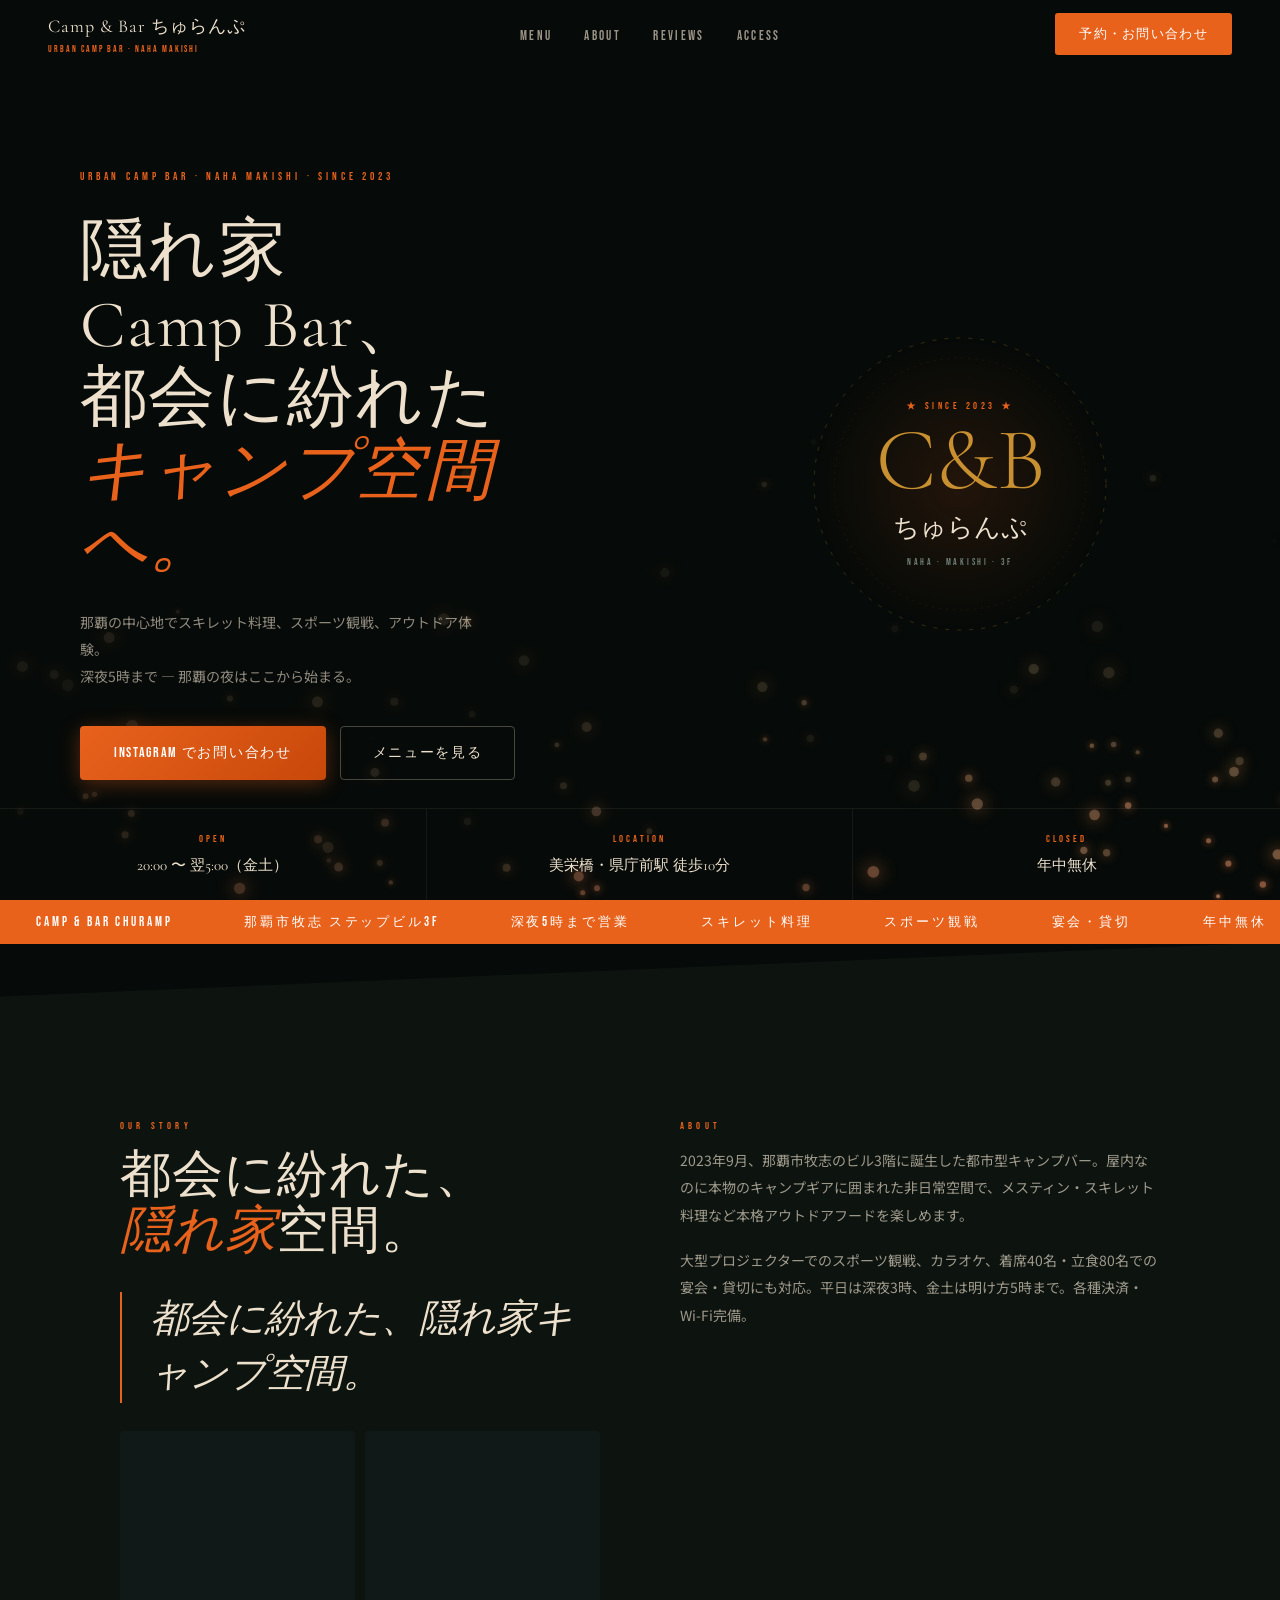
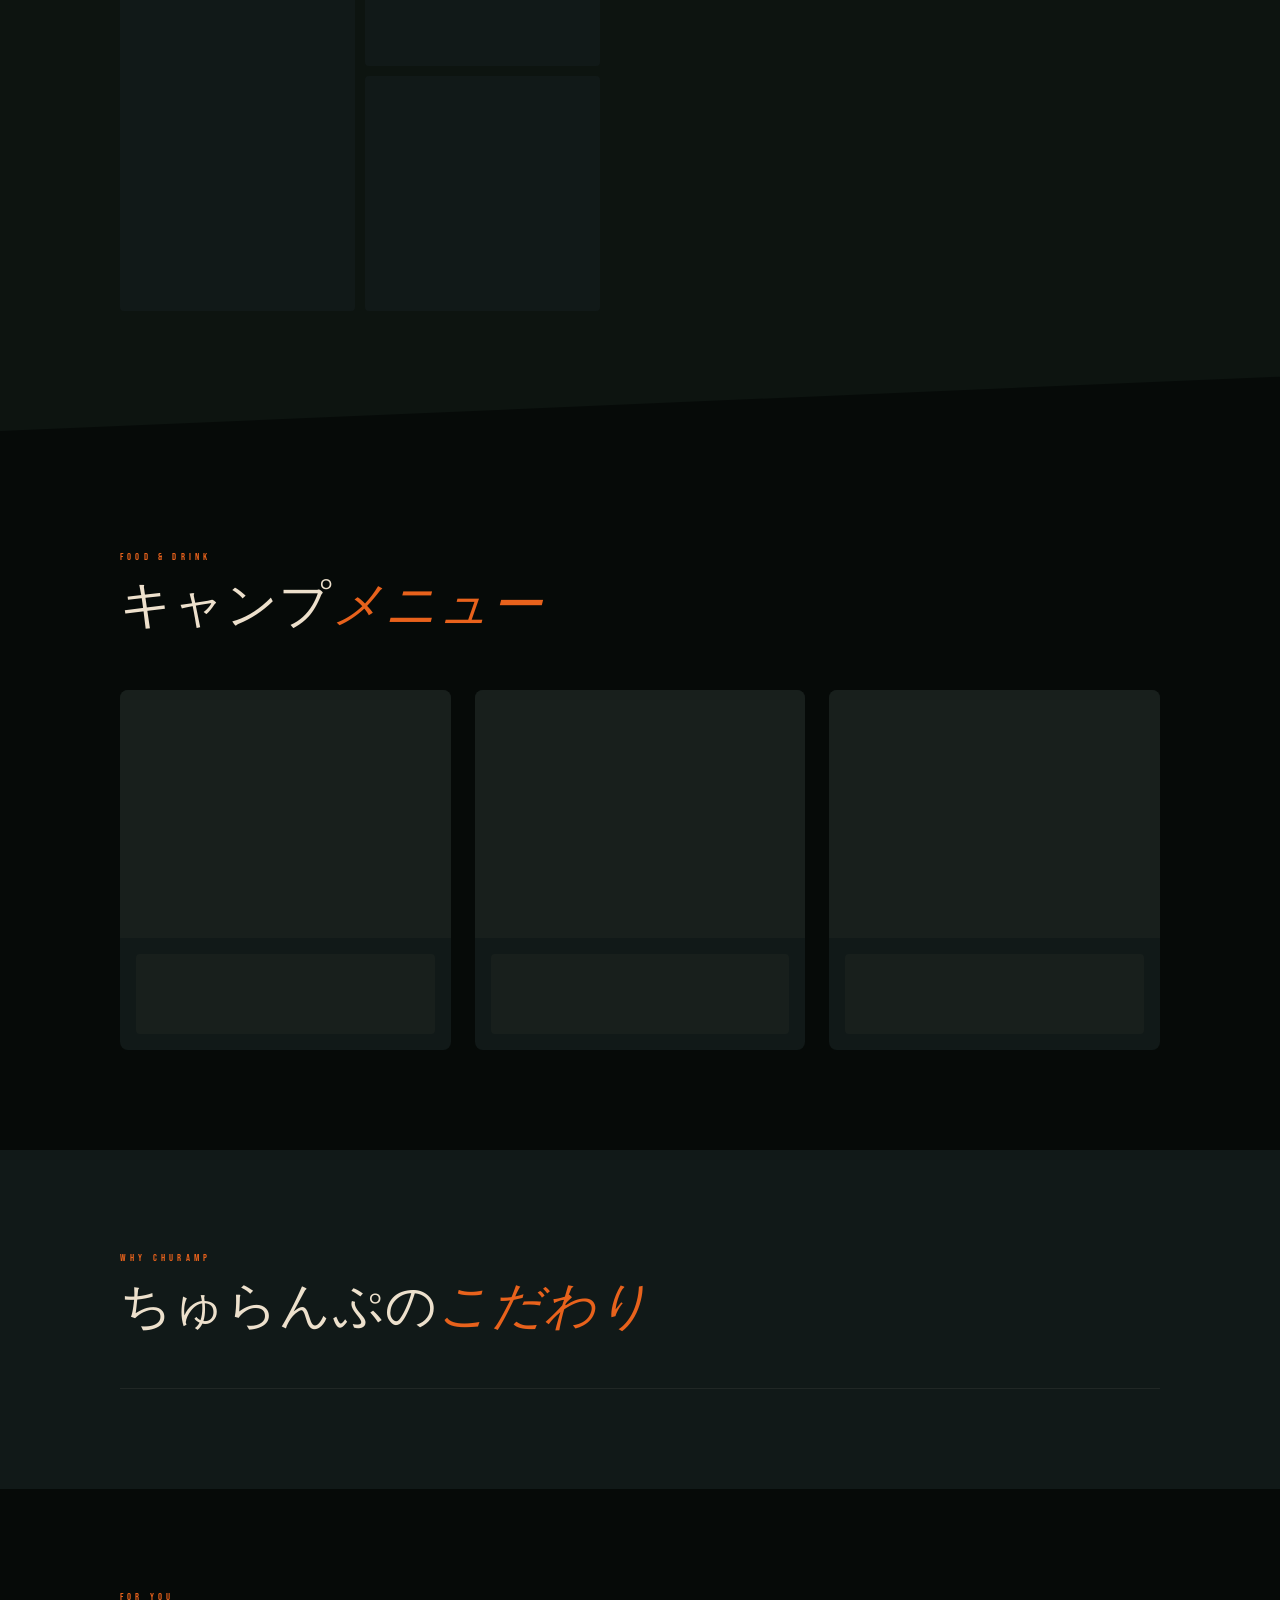
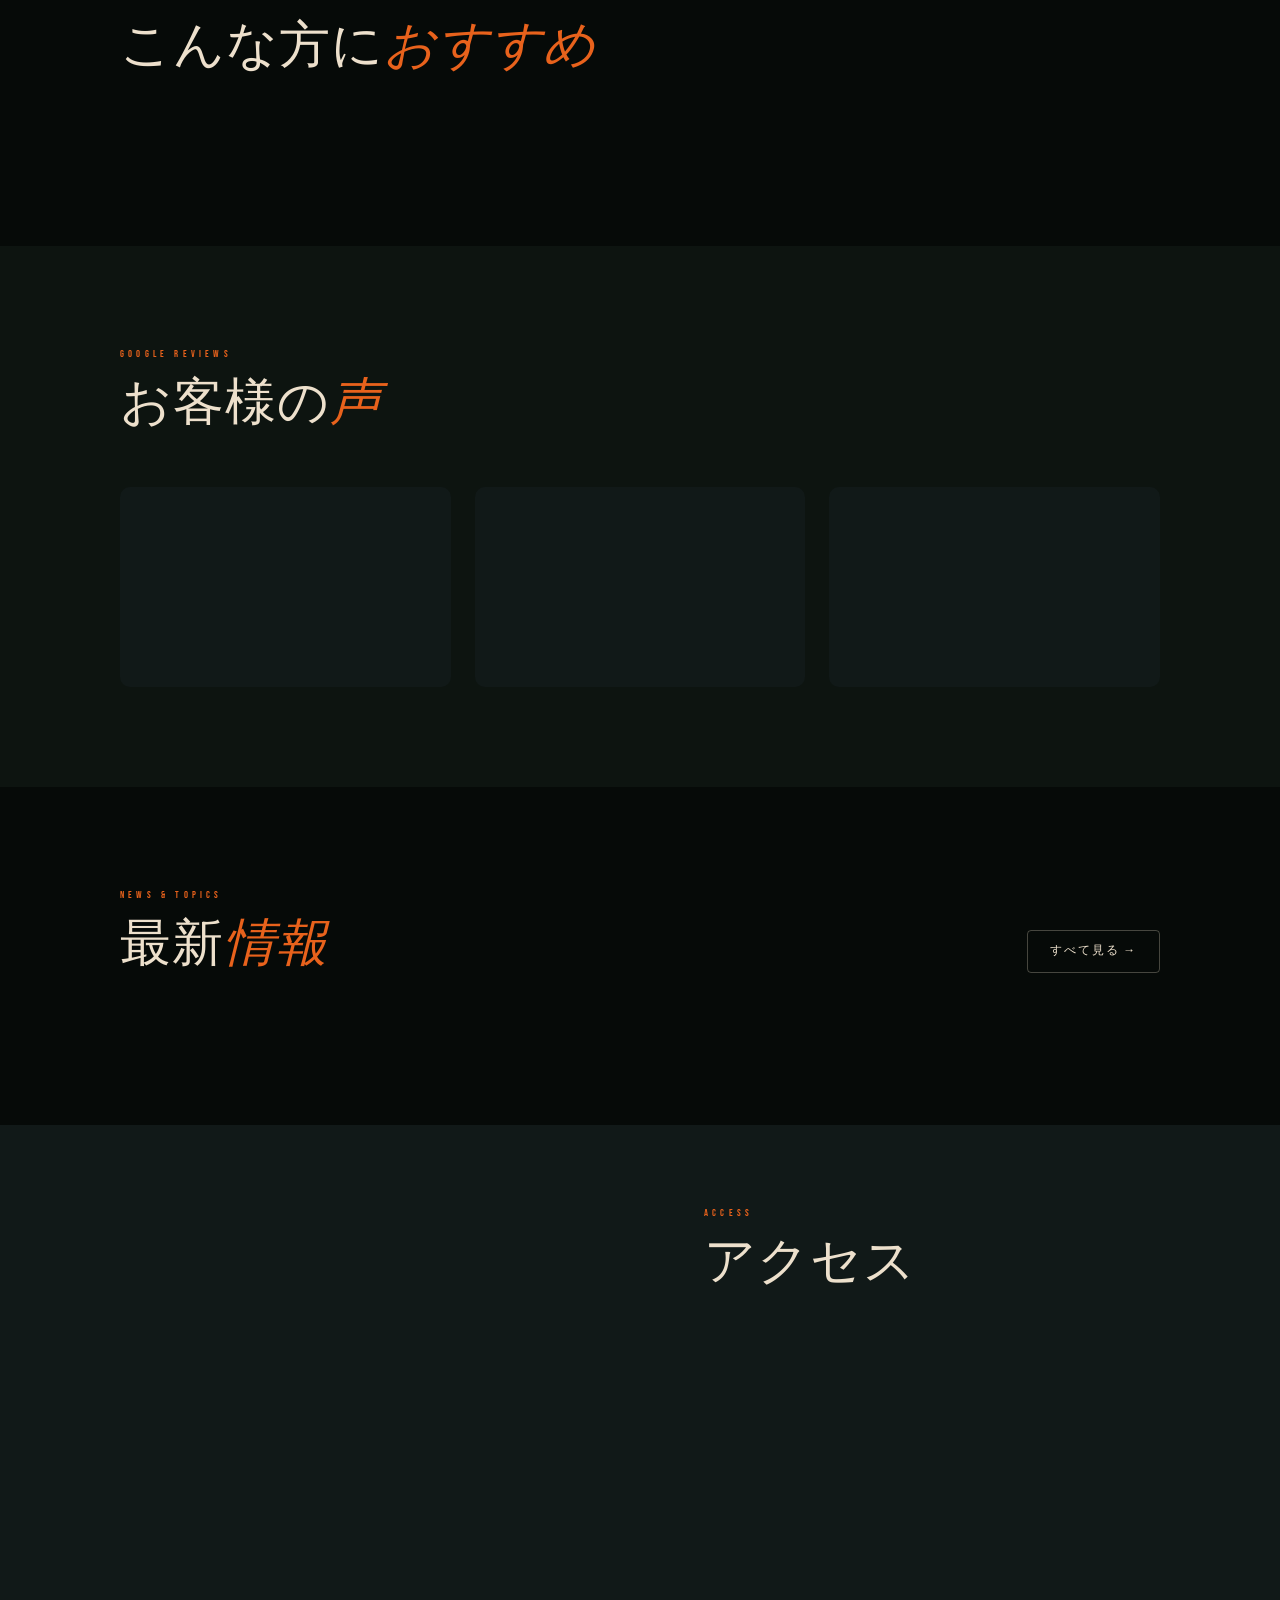
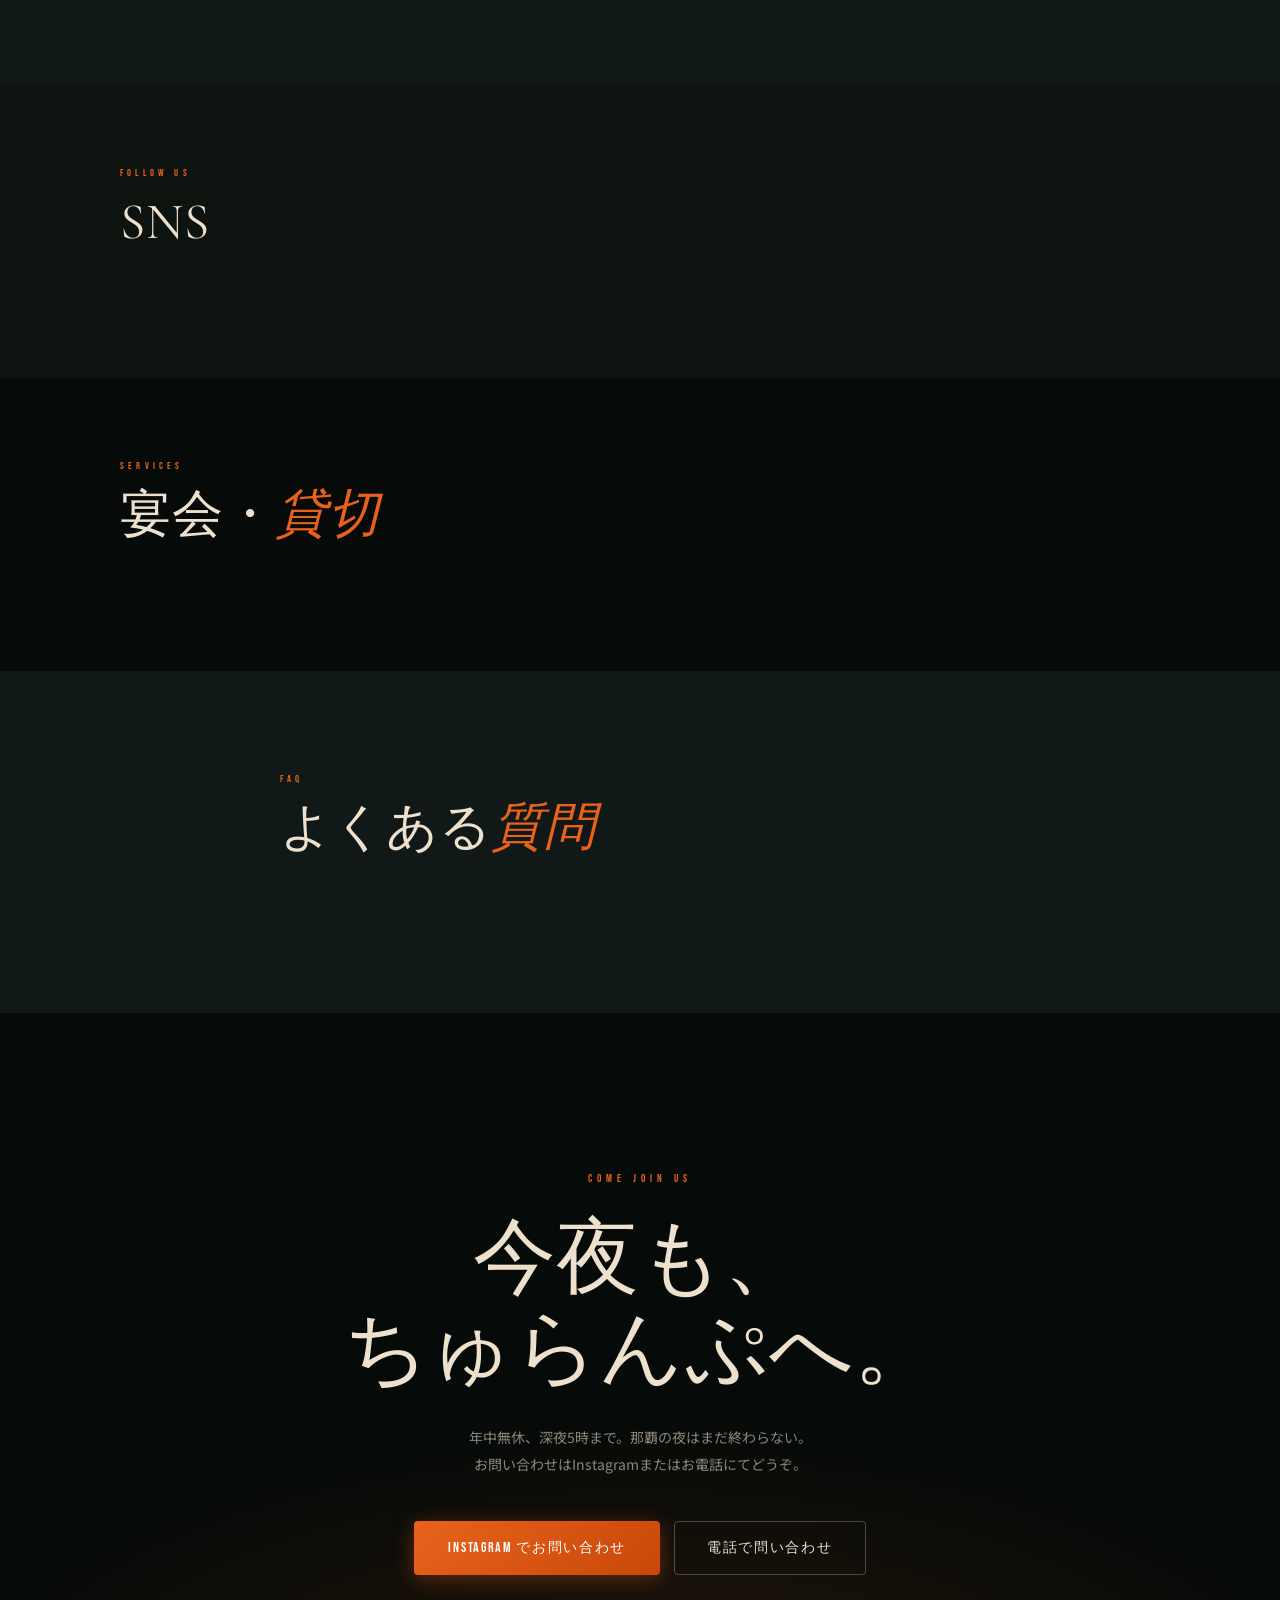
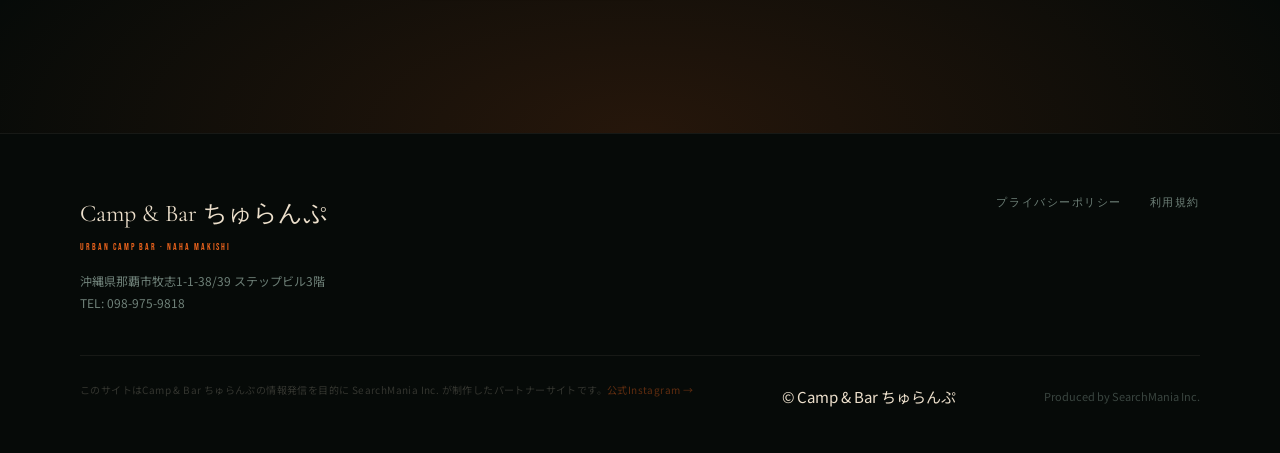
<file: index.html>
<!DOCTYPE html>
<html lang="ja">
<head>
<meta charset="UTF-8">
<meta name="viewport" content="width=device-width,initial-scale=1">
<meta name="google-site-verification" content="LZg90oxtbqi0v6An7Fc0uO3ufbqcmW4_Qp9mCI2u6wk">
<title>Camp &amp; Bar ちゅらんぷ | 那覇市牧志・都市型キャンプバー</title>
<meta name="description" content="那覇市牧志のビル3階に佇む都市型キャンプバー。スキレット料理・スポーツ観戦・宴会・貸切。平日20:00〜翌3:00、金土は翌5:00まで。">
<meta property="og:title" content="Camp &amp; Bar ちゅらんぷ | 那覇・都市型キャンプバー">
<meta property="og:description" content="那覇市牧志の隠れ家キャンプバー。スキレット料理・スポーツ観戦・深夜5時まで。">
<meta property="og:type" content="website">
<meta property="og:url" content="https://churamp.search-mania.net/">
<meta property="og:image" content="https://churamp.search-mania.net/ogp.png">
<meta name="twitter:card" content="summary_large_image">
<link rel="icon" type="image/svg+xml" href="/favicon.svg">
<link rel="preconnect" href="https://fonts.googleapis.com">
<link rel="preconnect" href="https://fonts.gstatic.com" crossorigin>
<link href="https://fonts.googleapis.com/css2?family=Cormorant+Garamond:ital,wght@0,300;0,400;0,700;1,300;1,400&family=Noto+Sans+JP:wght@300;400;500&family=Bebas+Neue&display=swap" rel="stylesheet">
<script type="application/ld+json">{"@context":"https://schema.org","@type":"BarOrPub","name":"Camp & Bar ちゅらんぷ","url":"https://churamp.search-mania.net/","description":"那覇市牧志の都市型キャンプバー。スキレット料理・宴会・スポーツ観戦・深夜5時まで。","address":{"@type":"PostalAddress","streetAddress":"牧志1-1-38/39 ステップビル3階","addressLocality":"那覇市","addressRegion":"沖縄県","addressCountry":"JP"},"telephone":"+81989759818","openingHours":["Mo-Th 20:00-03:00","Fr-Sa 20:00-05:00","Su 20:00-03:00"],"sameAs":["https://www.instagram.com/campbar.churamp/","https://www.tiktok.com/@churampkun"]}</script>
<style>
*,*::before,*::after{box-sizing:border-box;margin:0;padding:0}
:root{
  --dark:#060A08;--dark2:#0D1410;--panel:#111918;--panel2:#181F1C;
  --ember:#E8621C;--ember2:#C8480A;--ember-glow:rgba(232,98,28,.13);
  --gold:#C89030;--cream:#EDE0CC;--smoke:#6E8078;--border:rgba(237,224,204,.07);
  --ff-disp:'Cormorant Garamond','Times New Roman',serif;
  --ff-body:'Noto Sans JP',sans-serif;
  --ff-label:'Bebas Neue','Impact',sans-serif;
  --ease:cubic-bezier(.16,1,.3,1);
}
html{scroll-behavior:smooth}
body{background:var(--dark);color:var(--cream);font-family:var(--ff-body);font-size:15px;line-height:1.7;overflow-x:hidden}
img{display:block;max-width:100%}a{color:inherit;text-decoration:none}
button{font-family:inherit;cursor:pointer;border:none;background:none}

/* ── LOADER ── */
#ldr{position:fixed;inset:0;z-index:9999;background:var(--dark);display:flex;flex-direction:column;align-items:center;justify-content:center;gap:20px;transition:opacity .6s,visibility .6s}
#ldr.out{opacity:0;visibility:hidden;pointer-events:none}
.ldr-tent{width:72px;height:72px}
.ldr-path{stroke-dasharray:600;stroke-dashoffset:600;animation:drawPath 1.4s var(--ease) forwards .1s}
@keyframes drawPath{to{stroke-dashoffset:0}}
.ldr-name{font-family:var(--ff-label);font-size:20px;letter-spacing:.3em;opacity:0;transform:translateY(8px);animation:ldrRise .5s ease forwards 1.2s}
.ldr-dots{display:flex;gap:7px;opacity:0;animation:ldrRise .4s ease forwards 1.5s}
.ldr-dots span{width:5px;height:5px;border-radius:50%;background:var(--ember);animation:ldrBounce .9s ease-in-out infinite}
.ldr-dots span:nth-child(2){animation-delay:.18s}.ldr-dots span:nth-child(3){animation-delay:.36s}
@keyframes ldrRise{to{opacity:1;transform:translateY(0)}}
@keyframes ldrBounce{0%,80%,100%{transform:translateY(0);opacity:.3}40%{transform:translateY(-7px);opacity:1}}

/* ── NAV ── */
.nav{position:fixed;top:0;left:0;right:0;z-index:100;display:flex;align-items:center;justify-content:space-between;padding:0 48px;height:68px;transition:background .4s,box-shadow .4s}
.nav.scrolled{background:rgba(6,10,8,.9);backdrop-filter:blur(14px);box-shadow:0 1px 0 var(--border)}
.nav-logo-main{font-family:var(--ff-disp);font-size:18px;font-weight:400;letter-spacing:.05em}
.nav-logo-sub{font-family:var(--ff-label);font-size:9px;letter-spacing:.22em;color:var(--ember)}
.nav-links{display:flex;align-items:center;gap:32px;list-style:none}
.nav-links a{font-family:var(--ff-label);font-size:13px;letter-spacing:.18em;color:rgba(237,224,204,.65);transition:color .25s}
.nav-links a:hover{color:var(--cream)}
.nav-cta{padding:10px 24px;background:var(--ember);color:#fff;font-family:var(--ff-label);font-size:13px;letter-spacing:.1em;border-radius:3px;transition:background .25s,transform .2s}
.nav-cta:hover{background:var(--ember2);transform:translateY(-1px)}
.nav-burger{display:none;flex-direction:column;gap:5px;padding:6px;cursor:pointer}
.nav-burger span{display:block;width:24px;height:2px;background:var(--cream);border-radius:2px;transition:transform .3s,opacity .3s}
.nav-open .nav-burger span:nth-child(1){transform:rotate(45deg) translate(5px,5px)}
.nav-open .nav-burger span:nth-child(2){opacity:0}
.nav-open .nav-burger span:nth-child(3){transform:rotate(-45deg) translate(5px,-5px)}
.nav-mobile{display:none;position:fixed;inset:68px 0 0;z-index:99;background:rgba(6,10,8,.97);padding:48px 36px;flex-direction:column;gap:24px;transform:translateX(100%);transition:transform .45s var(--ease)}
.nav-mobile.open{transform:translateX(0)}
.nav-mobile a{font-family:var(--ff-disp);font-size:38px;font-weight:300;transition:color .2s}
.nav-mobile a:hover{color:var(--ember)}

/* ── HERO ── */
.hero{position:relative;min-height:100svh;display:grid;grid-template-columns:1fr 1fr;align-items:center;overflow:hidden;padding-top:68px}
#ec{position:absolute;inset:0;width:100%;height:100%;pointer-events:none;z-index:0}
.hero-photo{position:absolute;inset:0;z-index:1;background-size:cover;background-position:center 40%;opacity:0;transition:opacity 2.5s ease}
.hero-photo.on{opacity:.38}
.hero-ov{position:absolute;inset:0;z-index:2;background:linear-gradient(135deg,rgba(6,10,8,.96) 0%,rgba(6,10,8,.7) 55%,rgba(6,10,8,.3) 100%)}
.hero-L{position:relative;z-index:3;padding:80px 56px 100px 80px}
.hero-eyebrow{display:block;font-family:var(--ff-label);font-size:11px;letter-spacing:.35em;color:var(--ember);margin-bottom:28px;opacity:0;animation:ldrRise .5s ease forwards 1.8s}
.hero-title{font-family:var(--ff-disp);font-size:clamp(44px,5.2vw,76px);font-weight:400;line-height:1.1;letter-spacing:.02em;margin-bottom:28px}
.hl{display:block;overflow:hidden}
.hl span{display:block;transform:translateY(110%);opacity:0}
.hl:nth-child(1) span{animation:slideUp .7s var(--ease) forwards 1.9s}
.hl:nth-child(2) span{animation:slideUp .7s var(--ease) forwards 2.05s}
.hl:nth-child(3) span{animation:slideUp .7s var(--ease) forwards 2.2s}
.hl:nth-child(4) span{animation:slideUp .7s var(--ease) forwards 2.35s}
.hero-title .em{color:var(--ember);font-style:italic}
@keyframes slideUp{to{transform:translateY(0);opacity:1}}
.hero-sub{font-size:14px;color:rgba(237,224,204,.6);line-height:1.95;max-width:400px;margin-bottom:36px;opacity:0;animation:ldrRise .6s ease forwards 2.5s}
.hero-btns{display:flex;gap:14px;flex-wrap:wrap;opacity:0;animation:ldrRise .5s ease forwards 2.7s}
.btn-em{position:relative;overflow:hidden;padding:15px 34px;background:linear-gradient(135deg,var(--ember) 0%,var(--ember2) 100%);color:#fff;font-family:var(--ff-label);font-size:14px;letter-spacing:.12em;border-radius:4px;box-shadow:0 4px 20px rgba(232,98,28,.35);transition:box-shadow .3s,transform .2s}
.btn-em:hover{box-shadow:0 6px 32px rgba(232,98,28,.6),0 0 0 1px rgba(232,98,28,.4);transform:translateY(-3px)}
.btn-em::after{content:'';position:absolute;top:-50%;left:-70%;width:45%;height:200%;background:linear-gradient(105deg,transparent,rgba(255,255,255,.32),transparent);transform:skewX(-18deg);animation:btnShimmer 2.8s ease-in-out infinite}
@keyframes btnShimmer{0%{left:-70%}40%,100%{left:130%}}
.btn-ol{position:relative;overflow:hidden;padding:14px 32px;border:1px solid rgba(237,224,204,.28);color:var(--cream);font-family:var(--ff-label);font-size:14px;letter-spacing:.12em;border-radius:4px;transition:border-color .3s,color .3s,box-shadow .3s,transform .2s;background:transparent}
.btn-ol:hover{border-color:var(--ember);color:var(--ember);box-shadow:0 0 20px rgba(232,98,28,.2),inset 0 0 20px rgba(232,98,28,.05);transform:translateY(-3px)}
/* review more card */
.rv-more{background:var(--panel);border-radius:10px;border:1px solid var(--border);display:flex;flex-direction:column;align-items:center;justify-content:center;gap:16px;min-height:180px;transition:border-color .3s,transform .3s,box-shadow .3s;text-align:center;padding:32px}
.rv-more:hover{border-color:rgba(232,98,28,.4);transform:translateY(-6px);box-shadow:0 20px 40px rgba(0,0,0,.4)}
.rv-more-stars{color:var(--gold);font-size:22px;letter-spacing:.1em}
.rv-more-label{font-family:var(--ff-disp);font-size:18px;font-weight:400;color:var(--cream)}
.rv-more-arrow{font-family:var(--ff-label);font-size:12px;letter-spacing:.25em;color:var(--ember);opacity:.8}

/* Hero right — rotating badge */
.hero-R{position:relative;z-index:3;display:flex;align-items:center;justify-content:center;padding:60px;opacity:0;animation:ldrRise .8s ease forwards 2.4s}
.badge{position:relative;width:300px;height:300px;display:flex;align-items:center;justify-content:center}
.badge-ring{position:absolute;inset:0;animation:spin 24s linear infinite}
@keyframes spin{to{transform:rotate(360deg)}}
.badge-ring2{position:absolute;inset:20px;animation:spin 36s linear infinite reverse;opacity:.5}
.badge-inner{text-align:center;z-index:1}
.badge-star{font-family:var(--ff-label);font-size:10px;letter-spacing:.35em;color:var(--ember);display:block;margin-bottom:6px}
.badge-cb{font-family:var(--ff-disp);font-size:88px;font-weight:300;line-height:.9;color:var(--gold);display:block}
.badge-name{font-family:var(--ff-disp);font-size:26px;font-weight:400;display:block;margin:6px 0 4px}
.badge-loc{font-family:var(--ff-label);font-size:9px;letter-spacing:.3em;color:var(--smoke);display:block}
.badge-glow{position:absolute;inset:0;border-radius:50%;background:radial-gradient(circle,var(--ember-glow) 0%,transparent 70%);animation:gPulse 3.5s ease-in-out infinite}
@keyframes gPulse{0%,100%{opacity:.5;transform:scale(.9)}50%{opacity:1;transform:scale(1.1)}}

/* Hero meta bar */
.hero-meta{position:absolute;bottom:0;left:0;right:0;z-index:4;display:grid;grid-template-columns:repeat(3,1fr);border-top:1px solid var(--border)}
.hm-item{padding:22px 32px;text-align:center;border-right:1px solid var(--border);opacity:0;animation:ldrRise .5s ease forwards 3s}
.hm-item:nth-child(2){animation-delay:3.1s}.hm-item:nth-child(3){animation-delay:3.2s;border-right:none}
.hm-lbl{display:block;font-family:var(--ff-label);font-size:10px;letter-spacing:.3em;color:var(--ember);margin-bottom:3px}
.hm-val{font-family:var(--ff-disp);font-size:15px;font-weight:400}

/* ── TICKER ── */
.ticker{background:var(--ember);overflow:hidden;padding:11px 0;position:relative;z-index:5}
.ticker-track{display:flex;animation:tick 30s linear infinite;white-space:nowrap}
.ticker-track span{font-family:var(--ff-label);font-size:13px;letter-spacing:.22em;color:#fff;padding:0 36px}
@keyframes tick{0%{transform:translateX(0)}100%{transform:translateX(-50%)}}

/* ── SCROLL REVEAL ── */
[data-r]{opacity:0;transform:translateY(40px);transition:opacity .8s var(--ease),transform .8s var(--ease)}
[data-r].vis{opacity:1;transform:translateY(0)}
[data-r][data-d="1"]{transition-delay:.1s}[data-r][data-d="2"]{transition-delay:.2s}
[data-r][data-d="3"]{transition-delay:.3s}[data-r][data-d="4"]{transition-delay:.4s}
[data-r][data-d="5"]{transition-delay:.5s}[data-r][data-d="6"]{transition-delay:.6s}

/* ── COMMON ── */
.sec-lbl{display:block;font-family:var(--ff-label);font-size:10px;letter-spacing:.42em;color:var(--ember);margin-bottom:12px}
.sec-ttl{font-family:var(--ff-disp);font-size:clamp(36px,4vw,60px);font-weight:400;line-height:1.1;letter-spacing:.02em}
.sec-ttl em{color:var(--ember);font-style:italic}
.inner{max-width:1200px;margin:0 auto;padding:0 80px}

/* ── ABOUT ── */
#about{padding:120px 0;background:var(--dark2);clip-path:polygon(0 5%,100% 0,100% 95%,0 100%);margin:-2px 0}
.about-grid{display:grid;grid-template-columns:1fr 1fr;gap:80px;align-items:start;padding-top:56px}
.about-quote{font-family:var(--ff-disp);font-size:clamp(26px,3vw,40px);font-weight:300;font-style:italic;line-height:1.45;border-left:2px solid var(--ember);padding-left:28px;margin-top:32px}
.about-photos{display:grid;grid-template-columns:1fr 1fr;gap:10px;margin-top:28px}
.a-ph{background:var(--panel);border-radius:4px;overflow:hidden}
.a-ph:first-child{grid-row:span 2}
.a-ph img{width:100%;height:100%;object-fit:cover;transition:transform .6s ease}
.a-ph:hover img{transform:scale(1.06)}
.a-ph-wrap{aspect-ratio:1}
.a-ph:first-child .a-ph-wrap{aspect-ratio:unset;height:100%}
.about-body .sec-lbl{margin-bottom:12px}
.about-para{font-size:14px;color:rgba(237,224,204,.65);line-height:1.95;margin-bottom:18px}

/* ── MENU ── */
#menu{padding:120px 0 100px;background:var(--dark)}
.menu-head{display:flex;justify-content:space-between;align-items:flex-end;margin-bottom:56px}
.menu-grid{display:grid;grid-template-columns:repeat(3,1fr);gap:24px}
.mc{background:var(--panel);border-radius:8px;overflow:hidden;border:1px solid var(--border);transition:transform .4s var(--ease),box-shadow .4s ease}
.mc:hover{transform:translateY(-10px) scale(1.02);box-shadow:0 28px 56px rgba(0,0,0,.55),0 0 0 1px rgba(232,98,28,.12)}
.mc-img{aspect-ratio:4/3;background:var(--panel2);overflow:hidden;position:relative}
.mc-img img{width:100%;height:100%;object-fit:cover;transition:transform .6s ease}
.mc:hover .mc-img img{transform:scale(1.08)}
.mc-badge{position:absolute;top:12px;left:12px;background:var(--ember);color:#fff;font-family:var(--ff-label);font-size:10px;letter-spacing:.15em;padding:4px 10px;border-radius:2px}
.mc-body{padding:20px 22px 24px}
.mc-name{font-family:var(--ff-disp);font-size:22px;font-weight:400;margin-bottom:6px}
.mc-desc{font-size:12px;color:var(--smoke);line-height:1.8;margin-bottom:14px}
.mc-price{font-family:var(--ff-label);font-size:24px;letter-spacing:.06em;color:var(--gold)}
/* skeleton */
.sk{background:var(--panel);border-radius:8px;overflow:hidden;animation:sk 1.8s ease-in-out infinite}
.sk::before{content:'';display:block;aspect-ratio:4/3;background:var(--panel2)}
.sk::after{content:'';display:block;height:80px;margin:16px;background:var(--panel2);border-radius:4px}
@keyframes sk{0%,100%{opacity:1}50%{opacity:.55}}

/* ── FEATURES ── */
#features{padding:100px 0;background:var(--panel)}
.feat-head{padding-bottom:52px;border-bottom:1px solid var(--border)}
.feat-item{display:grid;grid-template-columns:100px 1fr;gap:40px;align-items:start;padding:52px 0;border-bottom:1px solid var(--border);transition:background .3s}
.feat-item:hover{background:rgba(232,98,28,.04);margin:0 -80px;padding-left:80px;padding-right:80px}
.feat-num{font-family:var(--ff-label);font-size:64px;color:var(--ember);line-height:1;opacity:.3;transition:opacity .3s}
.feat-item:hover .feat-num{opacity:.9}
.feat-title{font-family:var(--ff-disp);font-size:30px;font-weight:400;margin-bottom:10px}
.feat-desc{font-size:14px;color:var(--smoke);line-height:1.85}

/* ── FOR YOU ── */
#foryou{padding:100px 0;background:var(--dark)}
.fy-head{margin-bottom:48px}
.fy-scroll{overflow-x:auto;padding:0 80px 24px;scrollbar-width:none}
.fy-scroll::-webkit-scrollbar{display:none}
.fy-inner{display:flex;gap:20px;width:fit-content;margin:0 auto}
.fy-card{flex:0 0 280px;background:var(--panel);border-radius:10px;overflow:hidden;border:1px solid var(--border);display:flex;flex-direction:column;min-height:220px}
.fy-img{aspect-ratio:4/3;background:var(--panel2);overflow:hidden;flex-shrink:0}
.fy-img img{width:100%;height:100%;object-fit:cover}
.fy-body{flex:1;display:flex;flex-direction:column;justify-content:center;align-items:center;text-align:center;padding:28px 24px}
.fy-lbl{font-family:var(--ff-label);font-size:12px;letter-spacing:.22em;color:var(--ember);margin-bottom:10px}
.fy-cap{font-size:13px;color:var(--smoke);line-height:1.78;max-width:220px}

/* ── REVIEWS ── */
#reviews{padding:100px 0;background:var(--dark2)}
.rv-head{margin-bottom:56px}
.rv-grid{display:grid;grid-template-columns:repeat(3,1fr);grid-auto-rows:1fr;gap:24px}
.rv-sk{background:var(--panel);border-radius:10px;min-height:200px;animation:sk 1.8s ease-in-out infinite}
.rv-card{background:var(--panel);border-radius:10px;padding:28px 24px;border:1px solid var(--border);display:flex;flex-direction:column;position:relative;overflow:hidden}
.rv-card::before{content:'"';position:absolute;top:-14px;right:18px;font-family:var(--ff-disp);font-size:110px;color:var(--ember);opacity:.055;line-height:1}
.rv-stars{display:flex;gap:3px;margin-bottom:14px;color:var(--gold);font-size:14px}
.rv-text{font-size:13px;color:rgba(237,224,204,.68);line-height:1.82;flex:1;display:-webkit-box;-webkit-line-clamp:7;line-clamp:7;-webkit-box-orient:vertical;overflow:hidden;word-break:break-word}
.rv-author{margin-top:16px;font-family:var(--ff-label);font-size:11px;letter-spacing:.12em;color:var(--smoke)}

/* ── BLOG ── */
#blog{padding:100px 0;background:var(--dark)}
.blog-head{display:flex;justify-content:space-between;align-items:flex-end;margin-bottom:52px}
.wall{display:grid;grid-template-columns:repeat(3,1fr);gap:24px}
.wall.loading{min-height:200px}
.bc{background:var(--panel);border-radius:8px;overflow:hidden;border:1px solid var(--border);transition:transform .35s ease,box-shadow .35s ease}
.bc:hover{transform:translateY(-7px);box-shadow:0 22px 44px rgba(0,0,0,.45)}
.bc-img{aspect-ratio:16/9;background:var(--panel2);overflow:hidden}
.bc-img img{width:100%;height:100%;object-fit:cover}
.bc-body{padding:18px 20px 22px}
.bc-date{font-family:var(--ff-label);font-size:11px;letter-spacing:.2em;color:var(--smoke);margin-bottom:8px}
.bc-text{font-size:13px;color:rgba(237,224,204,.78);line-height:1.72;display:-webkit-box;-webkit-line-clamp:4;line-clamp:4;-webkit-box-orient:vertical;overflow:hidden}
.bc-more{display:inline-block;margin-top:14px;font-family:var(--ff-label);font-size:11px;letter-spacing:.18em;color:var(--ember)}
.blog-empty{grid-column:span 3;text-align:center;padding:60px;color:var(--smoke);font-family:var(--ff-disp);font-size:20px}

/* ── ACCESS ── */
#access{background:var(--panel)}
.acc-grid{display:grid;grid-template-columns:1fr 1fr;min-height:560px}
.acc-map iframe{width:100%;height:100%;min-height:400px;border:none;filter:grayscale(.5) brightness(.85)}
.acc-info{padding:80px 64px}
.acc-info .sec-lbl{margin-bottom:12px}
.acc-dl{display:grid;grid-template-columns:auto 1fr;gap:12px 28px;margin-top:32px}
.acc-dl dt{font-family:var(--ff-label);font-size:10px;letter-spacing:.22em;color:var(--ember);padding-top:3px}
.acc-dl dd{font-size:13px;color:rgba(237,224,204,.72);line-height:1.72}
.acc-hours{margin-top:36px}
.acc-h-lbl{font-family:var(--ff-label);font-size:10px;letter-spacing:.3em;color:var(--ember);margin-bottom:14px}
.h-table{width:100%;border-collapse:collapse}
.h-table td{font-size:13px;color:rgba(237,224,204,.7);padding:5px 0;border-bottom:1px solid var(--border)}
.h-table td:first-child{font-family:var(--ff-label);font-size:11px;letter-spacing:.1em;width:80px}

/* ── SNS ── */
#sns{padding:80px 0;background:var(--dark2)}
.sns-row{display:flex;gap:20px;flex-wrap:wrap;margin-top:48px}
.sns-card{flex:1 1 280px;padding:28px 30px;background:var(--panel);border-radius:10px;border:1px solid var(--border);transition:border-color .3s,transform .3s}
.sns-card:hover{border-color:rgba(232,98,28,.3);transform:translateY(-4px)}
.sns-pl{font-family:var(--ff-label);font-size:26px;letter-spacing:.1em;margin-bottom:5px}
.sns-hd{font-size:13px;color:var(--ember);margin-bottom:9px}
.sns-dc{font-size:13px;color:var(--smoke);line-height:1.72;margin-bottom:16px}
.sns-go{font-family:var(--ff-label);font-size:11px;letter-spacing:.2em;color:rgba(237,224,204,.5);transition:color .25s}
.sns-go:hover{color:var(--cream)}

/* ── DELIVERY ── */
#delivery{padding:80px 0;background:var(--dark)}
.dv-cards{display:flex;gap:20px;flex-wrap:wrap;margin-top:48px}
.dv-card{flex:1 1 300px;padding:32px;background:var(--panel);border-radius:10px;border:1px solid var(--border)}
.dv-type{font-family:var(--ff-label);font-size:10px;letter-spacing:.3em;color:var(--ember);margin-bottom:12px}
.dv-title{font-family:var(--ff-disp);font-size:26px;font-weight:400;margin-bottom:10px}
.dv-desc{font-size:13px;color:var(--smoke);line-height:1.82;margin-bottom:20px}
.dv-btn{display:inline-block;padding:10px 22px;border:1px solid rgba(237,224,204,.2);color:var(--cream);font-family:var(--ff-label);font-size:12px;letter-spacing:.14em;border-radius:3px;transition:border-color .25s,color .25s}
.dv-btn:hover{border-color:var(--ember);color:var(--ember)}

/* ── FAQ ── */
#faq{padding:100px 0;background:var(--panel)}
.faq-inner{max-width:880px;margin:0 auto;padding:0 80px}
.faq-head{margin-bottom:56px}
.faq-item{border-bottom:1px solid var(--border)}
.faq-q{display:flex;justify-content:space-between;align-items:center;padding:24px 0;cursor:pointer;font-family:var(--ff-disp);font-size:19px;font-weight:400;line-height:1.5;color:var(--cream);background:none;border:none;width:100%;text-align:left;transition:color .25s}
.faq-q:hover{color:var(--ember)}
.faq-ic{width:26px;height:26px;flex-shrink:0;margin-left:16px;border:1px solid rgba(237,224,204,.18);border-radius:50%;display:flex;align-items:center;justify-content:center;transition:transform .35s,background .25s}
.faq-ic::before{content:'+';font-size:17px;color:var(--ember);line-height:1}
.faq-item.open .faq-ic{transform:rotate(45deg);background:var(--ember-glow)}
.faq-a{font-size:14px;color:var(--smoke);line-height:1.88;max-height:0;overflow:hidden;transition:max-height .55s var(--ease),padding .4s ease}
.faq-item.open .faq-a{max-height:420px;padding-bottom:24px}

/* ── CTA ── */
#cta{min-height:80vh;display:flex;align-items:center;justify-content:center;background:var(--dark);position:relative;overflow:hidden;text-align:center}
.cta-bg{position:absolute;inset:0;background:radial-gradient(ellipse 80% 60% at 50% 100%,rgba(232,98,28,.14) 0%,transparent 70%);animation:ctaPulse 6s ease-in-out infinite}
@keyframes ctaPulse{0%,100%{opacity:1;transform:scale(1)}50%{opacity:.55;transform:scale(1.15)}}
.cta-inner{position:relative;z-index:1;max-width:700px;padding:80px 40px}
.cta-eyebrow{display:block;font-family:var(--ff-label);font-size:11px;letter-spacing:.45em;color:var(--ember);margin-bottom:24px}
.cta-title{font-family:var(--ff-disp);font-size:clamp(48px,6.5vw,84px);font-weight:300;line-height:1.1;margin-bottom:28px;white-space:nowrap}
.cta-sub{font-size:14px;color:rgba(237,224,204,.58);line-height:1.9;margin-bottom:44px;white-space:pre-line}
.cta-btns{display:flex;gap:14px;justify-content:center;flex-wrap:wrap}

/* ── FOOTER ── */
footer{background:var(--dark);border-top:1px solid var(--border);padding:60px 80px 40px}
.ft-inner{max-width:1200px;margin:0 auto;display:grid;grid-template-columns:1fr auto;gap:40px;align-items:start}
.ft-logo{font-family:var(--ff-disp);font-size:24px;font-weight:400;margin-bottom:6px}
.ft-tag{font-family:var(--ff-label);font-size:9px;letter-spacing:.22em;color:var(--ember);margin-bottom:14px}
.ft-addr{font-size:12px;color:var(--smoke);line-height:1.9}
.ft-links{display:flex;gap:28px}
.ft-links a{font-family:var(--ff-label);font-size:11px;letter-spacing:.14em;color:var(--smoke);transition:color .2s}
.ft-links a:hover{color:var(--cream)}
.ft-bottom{max-width:1200px;margin:40px auto 0;padding-top:24px;border-top:1px solid var(--border);display:flex;justify-content:space-between;align-items:center;flex-wrap:wrap;gap:12px}
.partner-notice-inline{font-size:10px;color:rgba(237,224,204,.2);line-height:1.9;letter-spacing:.04em;text-align:center;margin-bottom:14px}
.partner-notice-inline a{color:rgba(232,98,28,.4);transition:color .3s}
.partner-notice-inline a:hover{color:var(--ember)}
.produced-by{font-size:11px;color:rgba(110,128,120,.5)}
.produced-by a:hover{color:var(--smoke)}

/* ── MOBILE ── */
@media(max-width:900px){
  .nav{padding:0 24px}.nav-links,.nav-cta{display:none}.nav-burger{display:flex}.nav-mobile{display:flex}
  .hero{grid-template-columns:1fr;padding-top:68px;min-height:auto;display:flex;flex-direction:column}
  .hero-L{padding:48px 28px 36px;flex:1}
  .hero-title{font-size:clamp(36px,9vw,52px)}
  .hero-sub{font-size:13px;max-width:100%}
  .hero-btns{flex-direction:column;gap:10px}.hero-btns a{text-align:center}
  .hero-R{display:none}
  .hero-meta{position:static;grid-template-columns:1fr;border-top:1px solid var(--border);margin-top:auto}
  .hm-item{border-right:none;border-top:1px solid var(--border);padding:16px 24px}
  #about{clip-path:none;margin:0}.about-grid{grid-template-columns:1fr;gap:36px}.inner{padding:0 28px}
  .menu-head{flex-direction:column;align-items:flex-start;gap:16px}
  .menu-grid{grid-template-columns:1fr}
  .feat-item{grid-template-columns:60px 1fr;gap:18px;padding:36px 0}
  .feat-item:hover{margin:0;padding-left:0;padding-right:0}
  .feat-num{font-size:40px}
  .fy-scroll{padding:0 28px 20px}
  .rv-grid{grid-template-columns:1fr}
  .wall{grid-template-columns:1fr}.blog-head{flex-direction:column;align-items:flex-start;gap:12px}
  .blog-empty{grid-column:span 1}
  .acc-grid{grid-template-columns:1fr}.acc-info{padding:48px 28px}
  .faq-inner{padding:0 28px}
  footer{padding:48px 28px 36px}.ft-inner{grid-template-columns:1fr}.ft-bottom{flex-direction:column;text-align:center}
}
</style>
</head>
<body>

<!-- LOADER -->
<div id="ldr" aria-hidden="true">
  <svg class="ldr-tent" viewBox="0 0 80 80" fill="none" xmlns="http://www.w3.org/2000/svg">
    <path class="ldr-path" d="M40 8 L72 68 H8 Z M40 8 L40 68 M40 8 L30 0 M40 8 L50 0" stroke="#E8621C" stroke-width="2" stroke-linecap="round" stroke-linejoin="round" fill="none"/>
    <ellipse cx="40" cy="72" rx="18" ry="4" fill="rgba(232,98,28,.2)"/>
  </svg>
  <p class="ldr-name">CHURAMP</p>
  <div class="ldr-dots" aria-label="読み込み中"><span></span><span></span><span></span></div>
</div>

<!-- NAV -->
<nav class="nav" id="nav">
  <a href="/" class="nav-logo">
    <div class="nav-logo-main">Camp &amp; Bar ちゅらんぷ</div>
    <div class="nav-logo-sub">URBAN CAMP BAR · NAHA MAKISHI</div>
  </a>
  <ul class="nav-links">
    <li><a href="#menu">MENU</a></li>
    <li><a href="#about">ABOUT</a></li>
    <li><a href="#reviews">REVIEWS</a></li>
    <li><a href="#access">ACCESS</a></li>
  </ul>
  <a href="https://www.instagram.com/campbar.churamp/" target="_blank" rel="noopener" class="nav-cta">予約・お問い合わせ</a>
  <button class="nav-burger" id="burgerBtn" aria-label="メニュー"><span></span><span></span><span></span></button>
</nav>
<nav class="nav-mobile" id="navMobile">
  <a href="#menu" class="mob-link">MENU</a>
  <a href="#about" class="mob-link">ABOUT</a>
  <a href="#reviews" class="mob-link">REVIEWS</a>
  <a href="#access" class="mob-link">ACCESS</a>
  <a href="#faq" class="mob-link">FAQ</a>
</nav>

<!-- HERO -->
<section class="hero" id="hero">
  <canvas id="ec"></canvas>
  <div class="hero-photo" id="heroPhoto"></div>
  <div class="hero-ov"></div>
  <div class="hero-L">
    <span class="hero-eyebrow">URBAN CAMP BAR · NAHA MAKISHI · SINCE 2023</span>
    <h1 class="hero-title">
      <span class="hl"><span>隠れ家</span></span>
      <span class="hl"><span>Camp Bar、</span></span>
      <span class="hl"><span>都会に紛れた</span></span>
      <span class="hl"><span class="em">キャンプ空間へ。</span></span>
    </h1>
    <p class="hero-sub" id="heroSub">那覇の中心地でスキレット料理、スポーツ観戦、アウトドア体験。<br>深夜5時まで — 那覇の夜はここから始まる。</p>
    <div class="hero-btns">
      <a href="https://www.instagram.com/campbar.churamp/" target="_blank" rel="noopener" class="btn-em">Instagram でお問い合わせ</a>
      <a href="#menu" class="btn-ol">メニューを見る</a>
    </div>
  </div>
  <div class="hero-R">
    <div class="badge">
      <div class="badge-glow"></div>
      <svg class="badge-ring" viewBox="0 0 300 300" fill="none"><circle cx="150" cy="150" r="146" stroke="rgba(200,144,48,.25)" stroke-width="1" stroke-dasharray="4 8"/></svg>
      <svg class="badge-ring2" viewBox="0 0 260 260" fill="none"><circle cx="130" cy="130" r="126" stroke="rgba(232,98,28,.2)" stroke-width="1" stroke-dasharray="2 5"/></svg>
      <div class="badge-inner">
        <span class="badge-star">★ SINCE 2023 ★</span>
        <span class="badge-cb">C&amp;B</span>
        <span class="badge-name">ちゅらんぷ</span>
        <span class="badge-loc">NAHA · MAKISHI · 3F</span>
      </div>
    </div>
  </div>
  <div class="hero-meta">
    <div class="hm-item"><span class="hm-lbl">OPEN</span><span class="hm-val" id="metaHours">20:00 〜 翌5:00（金土）</span></div>
    <div class="hm-item"><span class="hm-lbl">LOCATION</span><span class="hm-val">美栄橋・県庁前駅 徒歩10分</span></div>
    <div class="hm-item"><span class="hm-lbl">CLOSED</span><span class="hm-val" id="metaClosed">年中無休</span></div>
  </div>
</section>

<!-- TICKER -->
<div class="ticker" aria-hidden="true">
  <div class="ticker-track">
    <span>CAMP &amp; BAR CHURAMP</span><span>那覇市牧志 ステップビル3F</span><span>深夜5時まで営業</span><span>スキレット料理</span><span>スポーツ観戦</span><span>宴会・貸切</span><span>年中無休</span><span>URBAN CAMP BAR</span>
    <span>CAMP &amp; BAR CHURAMP</span><span>那覇市牧志 ステップビル3F</span><span>深夜5時まで営業</span><span>スキレット料理</span><span>スポーツ観戦</span><span>宴会・貸切</span><span>年中無休</span><span>URBAN CAMP BAR</span>
  </div>
</div>

<!-- ABOUT -->
<section id="about">
  <div class="inner">
    <div class="about-grid">
      <div class="about-left" data-r>
        <span class="sec-lbl">OUR STORY</span>
        <h2 class="sec-ttl">都会に紛れた、<br><em>隠れ家</em>空間。</h2>
        <blockquote class="about-quote" id="aboutQuote">都会に紛れた、隠れ家キャンプ空間。</blockquote>
        <div class="about-photos" id="aboutPhotos">
          <div class="a-ph"><div class="a-ph-wrap"></div></div>
          <div class="a-ph"><div class="a-ph-wrap"></div></div>
          <div class="a-ph"><div class="a-ph-wrap"></div></div>
        </div>
      </div>
      <div class="about-body" data-r data-d="2">
        <span class="sec-lbl">ABOUT</span>
        <div id="aboutParas">
          <p class="about-para">2023年9月、那覇市牧志のビル3階に誕生した都市型キャンプバー。屋内なのに本物のキャンプギアに囲まれた非日常空間で、メスティン・スキレット料理など本格アウトドアフードを楽しめます。</p>
          <p class="about-para">大型プロジェクターでのスポーツ観戦、カラオケ、着席40名・立食80名での宴会・貸切にも対応。平日は深夜3時、金土は明け方5時まで。各種決済・Wi-Fi完備。</p>
        </div>
      </div>
    </div>
  </div>
</section>

<!-- MENU -->
<section id="menu">
  <div class="inner">
    <div class="menu-head" data-r>
      <div>
        <span class="sec-lbl">FOOD &amp; DRINK</span>
        <h2 class="sec-ttl">キャンプ<em>メニュー</em></h2>
      </div>
    </div>
    <div class="menu-grid" id="menuGrid">
      <div class="sk"></div><div class="sk"></div><div class="sk"></div>
    </div>
  </div>
</section>

<!-- FEATURES -->
<section id="features">
  <div class="inner">
    <div class="feat-head" data-r>
      <span class="sec-lbl">WHY CHURAMP</span>
      <h2 class="sec-ttl">ちゅらんぷの<em>こだわり</em></h2>
    </div>
    <div id="featList"></div>
  </div>
</section>

<!-- FOR YOU -->
<section id="foryou">
  <div class="inner fy-head" data-r>
    <span class="sec-lbl">FOR YOU</span>
    <h2 class="sec-ttl">こんな方に<em>おすすめ</em></h2>
  </div>
  <div class="fy-scroll" id="fyScroll"></div>
</section>

<!-- REVIEWS -->
<section id="reviews">
  <div class="inner rv-head" data-r>
    <span class="sec-lbl">GOOGLE REVIEWS</span>
    <h2 class="sec-ttl">お客様の<em>声</em></h2>
  </div>
  <div class="inner">
    <div class="rv-grid" id="reviewsGrid">
      <div class="rv-sk"></div><div class="rv-sk"></div><div class="rv-sk"></div>
    </div>
  </div>
</section>

<!-- BLOG -->
<section id="blog">
  <div class="inner">
    <div class="blog-head" data-r>
      <div>
        <span class="sec-lbl">NEWS &amp; TOPICS</span>
        <h2 class="sec-ttl">最新<em>情報</em></h2>
      </div>
      <a href="/blog/" class="btn-ol" style="font-family:var(--ff-label);font-size:12px;letter-spacing:.15em;padding:10px 22px">すべて見る →</a>
    </div>
    <div class="wall cms-loading" id="blogWall"></div>
  </div>
</section>

<!-- ACCESS -->
<section id="access">
  <div class="acc-grid">
    <div class="acc-map" id="accMap">
      <iframe src="https://www.google.com/maps/embed?pb=!1m18!1m12!1m3!1d3579.415726426691!2d127.6846624!3d26.2156783!2m3!1f0!2f0!3f0!3m2!1i1024!2i768!4f13.1!3m3!1m2!1s0x34e569a81bdfbbe7%3A0xedc4aa59adedcd70!2zQ2FtcCZCYXIg44Gh44KF44KJ44KT44G3!5e0!3m2!1sja!2sjp!4v1782030892732!5m2!1sja!2sjp" allowfullscreen="" loading="lazy" referrerpolicy="no-referrer-when-downgrade" title="アクセスマップ"></iframe>
    </div>
    <div class="acc-info" data-r>
      <span class="sec-lbl">ACCESS</span>
      <h2 class="sec-ttl">アクセス</h2>
      <dl class="acc-dl" id="accDl"></dl>
      <div class="acc-hours" id="accHours"></div>
    </div>
  </div>
</section>

<!-- SNS -->
<section id="sns">
  <div class="inner">
    <div data-r>
      <span class="sec-lbl">FOLLOW US</span>
      <h2 class="sec-ttl">SNS</h2>
    </div>
    <div class="sns-row" id="snsRow"></div>
  </div>
</section>

<!-- DELIVERY -->
<section id="delivery">
  <div class="inner">
    <div data-r>
      <span class="sec-lbl">SERVICES</span>
      <h2 class="sec-ttl">宴会・<em>貸切</em></h2>
    </div>
    <div class="dv-cards" id="dvCards"></div>
  </div>
</section>

<!-- FAQ -->
<section id="faq">
  <div class="faq-inner">
    <div class="faq-head" data-r>
      <span class="sec-lbl">FAQ</span>
      <h2 class="sec-ttl">よくある<em>質問</em></h2>
    </div>
    <div id="faqList"></div>
  </div>
</section>

<!-- CTA -->
<section id="cta">
  <div class="cta-bg"></div>
  <div class="cta-inner" data-r>
    <span class="cta-eyebrow">COME JOIN US</span>
    <h2 class="cta-title" id="ctaTitle">今夜も、<br>ちゅらんぷへ。</h2>
    <p class="cta-sub" id="ctaSub">年中無休、深夜5時まで。那覇の夜はまだ終わらない。<br>お問い合わせはInstagramまたはお電話にてどうぞ。</p>
    <div class="cta-btns">
      <a href="https://www.instagram.com/campbar.churamp/" target="_blank" rel="noopener" class="btn-em" id="ctaBtn1">Instagram でお問い合わせ</a>
      <a href="tel:0989759818" class="btn-ol" id="ctaBtn2">電話で問い合わせ</a>
    </div>
  </div>
</section>

<!-- FOOTER -->
<footer>
  <div class="ft-inner">
    <div>
      <div class="ft-logo">Camp &amp; Bar ちゅらんぷ</div>
      <div class="ft-tag">URBAN CAMP BAR · NAHA MAKISHI</div>
      <p class="ft-addr" id="ftAddr">沖縄県那覇市牧志1-1-38/39 ステップビル3階<br>TEL: 098-975-9818</p>
    </div>
    <div class="ft-links">
      <a href="/privacy-policy.html">プライバシーポリシー</a>
      <a href="/terms.html">利用規約</a>
    </div>
  </div>
  <div class="ft-bottom">
    <p class="partner-notice-inline">このサイトはCamp &amp; Bar ちゅらんぷの情報発信を目的に SearchMania Inc. が制作したパートナーサイトです。<a href="https://www.instagram.com/campbar.churamp/" target="_blank" rel="noopener noreferrer">公式Instagram →</a></p>
    <p class="footer-copy" id="ftCopy">© Camp &amp; Bar ちゅらんぷ</p>
    <p class="produced-by">Produced by <a href="https://search-mania.net/" target="_blank" rel="noopener">SearchMania Inc.</a></p>
  </div>
</footer>

<script>
const GAS_URL = 'https://script.google.com/macros/s/AKfycbzCwssVa2K2OyC44ZAUkkMBhKZr7XJ3c3c4Y-qx_Cc1AsICTSn-YsX7hF1AcTcTGB1tOQ/exec';
const LS_KEY = 'chu_cms_v3';

/* ── Loader ── */
const _ls = Date.now();
function hideLoader() {
  const el = document.getElementById('ldr');
  if (!el || el.dataset.done) return;
  el.dataset.done = '1';
  const d = Math.max(0, 1200 - (Date.now() - _ls));
  setTimeout(() => { el.classList.add('out'); setTimeout(() => el.remove(), 700); }, d);
}

/* ── Ember particles ── */
function initEmbers() {
  const c = document.getElementById('ec');
  if (!c) return;
  const ctx = c.getContext('2d');
  let W, H, pts = [];
  function resize() { W = c.width = c.offsetWidth; H = c.height = c.offsetHeight; }
  function Pt() { this.reset(); }
  Pt.prototype.reset = function() {
    this.x = Math.random() * W;
    this.y = H + 5;
    this.vx = (Math.random() - .5) * .8;
    this.vy = -(Math.random() * 2.2 + .8);
    this.a = Math.random() * .35 + .6;
    this.r = Math.random() * 4 + 2;
    this.life = 0;
    this.max = Math.random() * 160 + 80;
  };
  function frame() {
    ctx.clearRect(0, 0, W, H);
    if (pts.length < 90 && Math.random() < .55) pts.push(new Pt());
    pts.forEach(p => {
      p.x += p.vx + Math.sin(p.life * .05) * .6;
      p.y += p.vy;
      p.life++;
      const prog = p.life / p.max;
      const a = p.a * (1 - prog);
      const hue = 18 + prog * 20;
      /* outer glow */
      const g = ctx.createRadialGradient(p.x, p.y, 0, p.x, p.y, p.r * 4.5);
      g.addColorStop(0, 'hsla(' + hue + ',100%,65%,' + (a * .55) + ')');
      g.addColorStop(1, 'transparent');
      ctx.beginPath(); ctx.arc(p.x, p.y, p.r * 4.5, 0, Math.PI * 2);
      ctx.fillStyle = g; ctx.fill();
      /* bright core */
      ctx.beginPath(); ctx.arc(p.x, p.y, p.r, 0, Math.PI * 2);
      ctx.fillStyle = 'hsla(' + hue + ',95%,' + (70 + prog * 20) + '%,' + a + ')';
      ctx.fill();
      if (p.life >= p.max) p.reset();
    });
    requestAnimationFrame(frame);
  }
  window.addEventListener('resize', resize);
  resize();
  for (let i = 0; i < 28; i++) { const p = new Pt(); p.y = Math.random() * H; p.life = Math.random() * p.max; pts.push(p); }
  frame();
}

/* ── Scroll reveal ── */
const ro = new IntersectionObserver(es => {
  es.forEach(e => { if (e.isIntersecting) { e.target.classList.add('vis'); ro.unobserve(e.target); } });
}, { threshold: .12 });
function observe(root) {
  (root || document).querySelectorAll('[data-r]').forEach(el => ro.observe(el));
}

/* ── Nav ── */
const navEl = document.getElementById('nav');
window.addEventListener('scroll', () => { navEl.classList.toggle('scrolled', scrollY > 40); }, { passive: true });
const burger = document.getElementById('burgerBtn');
const mobNav = document.getElementById('navMobile');
burger.addEventListener('click', () => {
  document.body.classList.toggle('nav-open');
  mobNav.classList.toggle('open');
});
document.querySelectorAll('.mob-link').forEach(a => a.addEventListener('click', () => {
  document.body.classList.remove('nav-open');
  mobNav.classList.remove('open');
}));

/* ── FAQ ── */
function initFAQ() {
  document.querySelectorAll('.faq-item').forEach(item => {
    item.querySelector('.faq-q').addEventListener('click', () => {
      const open = item.classList.contains('open');
      document.querySelectorAll('.faq-item.open').forEach(i => i.classList.remove('open'));
      if (!open) item.classList.add('open');
    });
  });
}

/* ── Helpers ── */
function esc(s) {
  return String(s || '').replace(/&/g,'&amp;').replace(/</g,'&lt;').replace(/>/g,'&gt;').replace(/"/g,'&quot;');
}
function fmtDate(s) {
  if (!s) return '';
  const m = String(s).match(/^(\d{4})-(\d{2})-(\d{2})/);
  return m ? m[1] + '.' + m[2] + '.' + m[3] : String(s);
}
function driveImg(url) {
  if (!url) return '';
  const s = String(url).trim();
  const m = s.match(/\/d\/([A-Za-z0-9_-]+)/) || s.match(/[?&]id=([A-Za-z0-9_-]+)/);
  if (m) return 'https://lh3.googleusercontent.com/d/' + m[1] + '=w1200';
  if (s.startsWith('http') || s.startsWith('/')) return s;
  return '';
}
function stars(n) {
  let s = '';
  for (let i = 0; i < 5; i++) s += i < n ? '★' : '☆';
  return s;
}

/* ── Apply functions ── */
function applySettings(s) {
  if (!s) return;
  if (s['営業時間'] || s.hours) { const el = document.getElementById('metaHours'); if (el) el.textContent = s['営業時間'] || s.hours; }
  if (s['定休日'] || s.closed) { const el = document.getElementById('metaClosed'); if (el) el.textContent = s['定休日'] || s.closed; }
  if (s['コピーライト'] || s.copyright) { const el = document.getElementById('ftCopy'); if (el) el.textContent = s['コピーライト'] || s.copyright; }
  if (s['住所'] || s.address) { const el = document.getElementById('ftAddr'); if (el) el.innerHTML = esc(s['住所'] || s.address) + '<br>TEL: ' + esc(s['電話番号'] || s.tel || '098-975-9818'); }
}

function applyHero(h) {
  if (!h) return;
  if (h.subLines && h.subLines.length) {
    const el = document.getElementById('heroSub');
    if (el) el.innerHTML = h.subLines.map(l => esc(l)).join('<br>');
  }
  const photos = (h.photos || []).filter(p => p.image);
  if (!photos.length) return;
  const urls = photos.map(p => driveImg(p.image)).filter(Boolean);
  if (!urls.length) return;
  const bg = document.getElementById('heroPhoto');
  if (!bg) return;
  let idx = 0;
  function setBg(url) {
    const img = new Image();
    img.onload = function() { bg.style.backgroundImage = 'url("' + url + '")'; bg.classList.add('on'); };
    img.onerror = function() { console.warn('[hero] load fail:', url); };
    img.src = url;
  }
  setBg(urls[0]);
  if (urls.length > 1) {
    setInterval(function() {
      idx = (idx + 1) % urls.length;
      bg.classList.remove('on');
      setTimeout(function() { setBg(urls[idx]); }, 800);
    }, 5500);
  }
}

function applyAbout(a) {
  if (!a) return;
  if (a.quote) { const el = document.getElementById('aboutQuote'); if (el) el.textContent = a.quote; }
  if (a.paragraphs && a.paragraphs.length) {
    const el = document.getElementById('aboutParas');
    if (el) el.innerHTML = a.paragraphs.map(p => '<p class="about-para">' + esc(p) + '</p>').join('');
  }
  const photos = (a.photos || []).filter(p => p.image);
  if (photos.length) {
    const el = document.getElementById('aboutPhotos');
    if (el) {
      el.innerHTML = photos.slice(0,3).map((p,i) => {
        const url = driveImg(p.image);
        return '<div class="a-ph' + (i===0?' a-ph--tall':'') + '">' +
          (url ? '<img src="' + esc(url) + '" alt="' + esc(p.caption) + '" loading="lazy">' : '') +
          '</div>';
      }).join('');
    }
  }
}

function applyMenu(items) {
  const grid = document.getElementById('menuGrid');
  if (!grid) return;
  if (!items || !items.length) { grid.innerHTML = ''; return; }
  grid.innerHTML = items.map((m,i) => {
    const img = driveImg(m.image);
    return '<article class="mc" data-r data-d="' + (i%3+1) + '">' +
      '<div class="mc-img">' +
        (img ? '<img src="' + esc(img) + '" alt="' + esc(m.name) + '" loading="lazy">' : '') +
        (m.bestSeller ? '<span class="mc-badge">BEST</span>' : '') +
      '</div>' +
      '<div class="mc-body">' +
        '<div class="mc-name">' + esc(m.name) + '</div>' +
        '<div class="mc-desc">' + esc(m.desc) + '</div>' +
        '<div class="mc-price">' + esc(m.price) + '</div>' +
      '</div>' +
    '</article>';
  }).join('');
  observe(grid);
}

function applyFeatures(items) {
  const el = document.getElementById('featList');
  if (!el || !items || !items.length) return;
  el.innerHTML = items.map((f,i) => '<div class="feat-item" data-r data-d="' + (i%3+1) + '">' +
    '<div class="feat-num">' + esc(f.num || String(i+1).padStart(2,'0')) + '</div>' +
    '<div class="feat-content"><div class="feat-title">' + esc(f.title) + '</div><div class="feat-desc">' + esc(f.desc) + '</div></div>' +
    '</div>').join('');
  observe(el);
}

function applyForYou(items) {
  const el = document.getElementById('fyScroll');
  if (!el || !items || !items.length) return;
  const cards = items.map(f => {
    const img = driveImg(f.image);
    return '<div class="fy-card">' +
      (img ? '<div class="fy-img"><img src="' + esc(img) + '" alt="" loading="lazy"></div>' : '') +
      '<div class="fy-body"><div class="fy-lbl">' + esc(f.label) + '</div><div class="fy-cap">' + esc(f.caption) + '</div></div>' +
      '</div>';
  }).join('');
  el.innerHTML = '<div class="fy-inner">' + cards + '</div>';
}

function applyReviews(items) {
  const grid = document.getElementById('reviewsGrid');
  if (!grid) return;
  if (!items || !items.length) { grid.innerHTML = '<p style="color:var(--smoke);grid-column:span 3;text-align:center;padding:40px">クチコミを読み込み中です</p>'; return; }
  const shown = items.slice(0, 5);
  grid.innerHTML = shown.map((r,i) => '<article class="rv-card" data-r data-d="' + (i%3+1) + '">' +
    '<div class="rv-stars">' + stars(r.stars) + '</div>' +
    '<p class="rv-text">' + esc(r.text) + '</p>' +
    '<footer class="rv-author">' + esc(r.name) + (r.date ? ' · ' + fmtDate(r.date) : '') + '</footer>' +
    '</article>').join('') +
    '<a href="https://www.google.com/maps/search/?api=1&query=Camp+Bar+ちゅらんぷ+那覇市牧志" target="_blank" rel="noopener" class="rv-more" data-r data-d="3">' +
      '<div class="rv-more-stars">★★★★★</div>' +
      '<div class="rv-more-label">Googleでクチコミをもっと見る</div>' +
      '<span class="rv-more-arrow">VIEW ALL →</span>' +
    '</a>';
  observe(grid);
}

function blogPostHref(url) {
  if (!url) return '#';
  const m = String(url).match(/\/blog\/([^\/\?]+)/);
  return m ? '/blog/?post=' + encodeURIComponent(m[1]) : url;
}

function applyBlog(posts) {
  const wall = document.querySelector('#blog .wall');
  if (!wall) return;
  if (!posts || !posts.length) {
    wall.innerHTML = '<p class="blog-empty">近日公開予定</p>';
    return;
  }
  wall.innerHTML = posts.slice(0, 4).map((b, i) => {
    const img = driveImg(b.image);
    const cap = esc(b.title || (b.body || '').slice(0, 60));
    const dt = fmtDate(b.date);
    const href = esc(blogPostHref(b.url));
    return '<a href="' + href + '" class="bc" data-r data-d="' + (i % 3 + 1) + '" style="display:block;text-decoration:none;color:inherit">' +
      '<div class="bc-img">' + (img ? '<img src="' + img + '" alt="" loading="lazy">' : '') + '</div>' +
      '<div class="bc-body">' +
        '<p class="bc-date">' + dt + '</p>' +
        '<p class="bc-text">' + cap + '</p>' +
        '<span class="bc-more">続きを読む</span>' +
      '</div></a>';
  }).join('');
  observe(wall);
}

function applyAccess(a) {
  if (!a) return;
  const dl = document.getElementById('accDl');
  const map = document.getElementById('accMap');
  if (map && a['地図埋め込みURL']) {
    map.innerHTML = '<iframe src="' + esc(a['地図埋め込みURL']) + '" loading="lazy" title="アクセスマップ"></iframe>';
  }
  if (dl) {
    const rows = [
      ['住所', a['住所']],
      ['電話番号', a['電話番号']],
      ['最寄り駅', a['最寄り駅']],
      ['駐車場', a['駐車場情報']],
    ].filter(r => r[1]);
    dl.innerHTML = rows.map(r => '<dt>' + esc(r[0]) + '</dt><dd>' + esc(r[1]) + '</dd>').join('');
  }
  const hrs = document.getElementById('accHours');
  if (hrs) {
    const days = [['月','月曜営業時間'],['火','火曜営業時間'],['水','水曜営業時間'],['木','木曜営業時間'],['金','金曜営業時間'],['土','土曜営業時間'],['日','日曜営業時間']];
    const rows = days.filter(d => a[d[1]]).map(d => '<tr><td class="hours-day">' + d[0] + '</td><td>' + esc(a[d[1]]) + '</td></tr>').join('');
    if (rows) hrs.innerHTML = '<p class="acc-h-lbl">HOURS</p><table class="h-table"><tbody>' + rows + '</tbody></table>';
  }
}

function applySNS(items) {
  const el = document.getElementById('snsRow');
  if (!el || !items || !items.length) return;
  el.innerHTML = items.map((s,i) => '<a href="' + esc(s.url || '#') + '" target="_blank" rel="noopener" class="sns-card" data-r data-d="' + (i+1) + '">' +
    '<div class="sns-pl">' + esc(s.platform) + '</div>' +
    '<div class="sns-hd">' + esc(s.handle) + '</div>' +
    '<div class="sns-dc">' + esc(s.desc) + '</div>' +
    '<span class="sns-go">フォローする →</span>' +
    '</a>').join('');
  observe(el);
}

function applyDelivery(items) {
  const el = document.getElementById('dvCards');
  if (!el || !items || !items.length) return;
  el.innerHTML = items.map((d,i) => '<div class="dv-card" data-r data-d="' + (i+1) + '">' +
    '<div class="dv-type">' + esc(d.type) + '</div>' +
    '<div class="dv-title">' + esc(d.title) + '</div>' +
    '<div class="dv-desc">' + esc(d.desc) + '</div>' +
    '<a href="' + esc(d.url || '#') + '" class="dv-btn"' + (d.url && d.url.startsWith('http') ? ' target="_blank" rel="noopener"' : '') + '>' + esc(d.btnText || '詳しく見る') + '</a>' +
    '</div>').join('');
  observe(el);
}

function applyFAQ(items) {
  const el = document.getElementById('faqList');
  if (!el || !items || !items.length) return;
  el.innerHTML = items.map(f => '<div class="faq-item" data-r>' +
    '<button class="faq-q">' + esc(f.q) + '<span class="faq-ic"></span></button>' +
    '<div class="faq-a">' + esc(f.a) + '</div>' +
    '</div>').join('');
  initFAQ();
  observe(el);
}

function applyCTA(c) {
  if (!c) return;
  const t = document.getElementById('ctaTitle');
  const s = document.getElementById('ctaSub');
  const b1 = document.getElementById('ctaBtn1');
  const b2 = document.getElementById('ctaBtn2');
  if (t && (c['見出し1行目'] || c['見出し2行目'])) t.innerHTML = esc(c['見出し1行目'] || '') + (c['見出し2行目'] ? '<br>' + esc(c['見出し2行目']) : '');
  if (s && c['サブテキスト']) s.textContent = c['サブテキスト'];
  if (b1 && c['ボタン1テキスト']) { b1.textContent = c['ボタン1テキスト']; if (c['ボタン1リンク']) b1.href = c['ボタン1リンク']; }
  if (b2 && c['ボタン2テキスト']) { b2.textContent = c['ボタン2テキスト']; if (c['ボタン2リンク']) b2.href = c['ボタン2リンク']; }
}

/* ── CMS load ── */
function applyAll(d) {
  if (d.settings) applySettings(d.settings);
  if (d.hero)     applyHero(d.hero);
  if (d.about)    applyAbout(d.about);
  if (d.menu)     applyMenu(d.menu);
  if (d.features) applyFeatures(d.features);
  if (d.forYou)   applyForYou(d.forYou);
  if (d.reviews)  applyReviews(d.reviews);
  if (d.blog)     applyBlog(d.blog);
  if (d.access)   applyAccess(d.access);
  if (d.sns)      applySNS(d.sns);
  if (d.delivery) applyDelivery(d.delivery);
  if (d.faq)      applyFAQ(d.faq);
  if (d.cta)      applyCTA(d.cta);
}

async function loadCMS() {
  if (!GAS_URL || GAS_URL.indexOf('GAS_URL') !== -1) { hideLoader(); return; }
  try {
    const cached = localStorage.getItem(LS_KEY);
    if (cached) { applyAll(JSON.parse(cached)); hideLoader(); }
  } catch(e) {}
  try {
    const r = await fetch(GAS_URL);
    const d = await r.json();
    applyAll(d);
    try { localStorage.setItem(LS_KEY, JSON.stringify(d)); } catch(e) {}
    if (!localStorage.getItem(LS_KEY + '_loaded')) hideLoader();
    localStorage.setItem(LS_KEY + '_loaded', '1');
  } catch(e) {
    console.warn('CMS fetch error:', e);
    hideLoader();
  }
}

/* ── Init ── */
document.addEventListener('DOMContentLoaded', function() {
  initEmbers();
  observe();
  loadCMS();
});
</script>
</body>
</html>
</file>
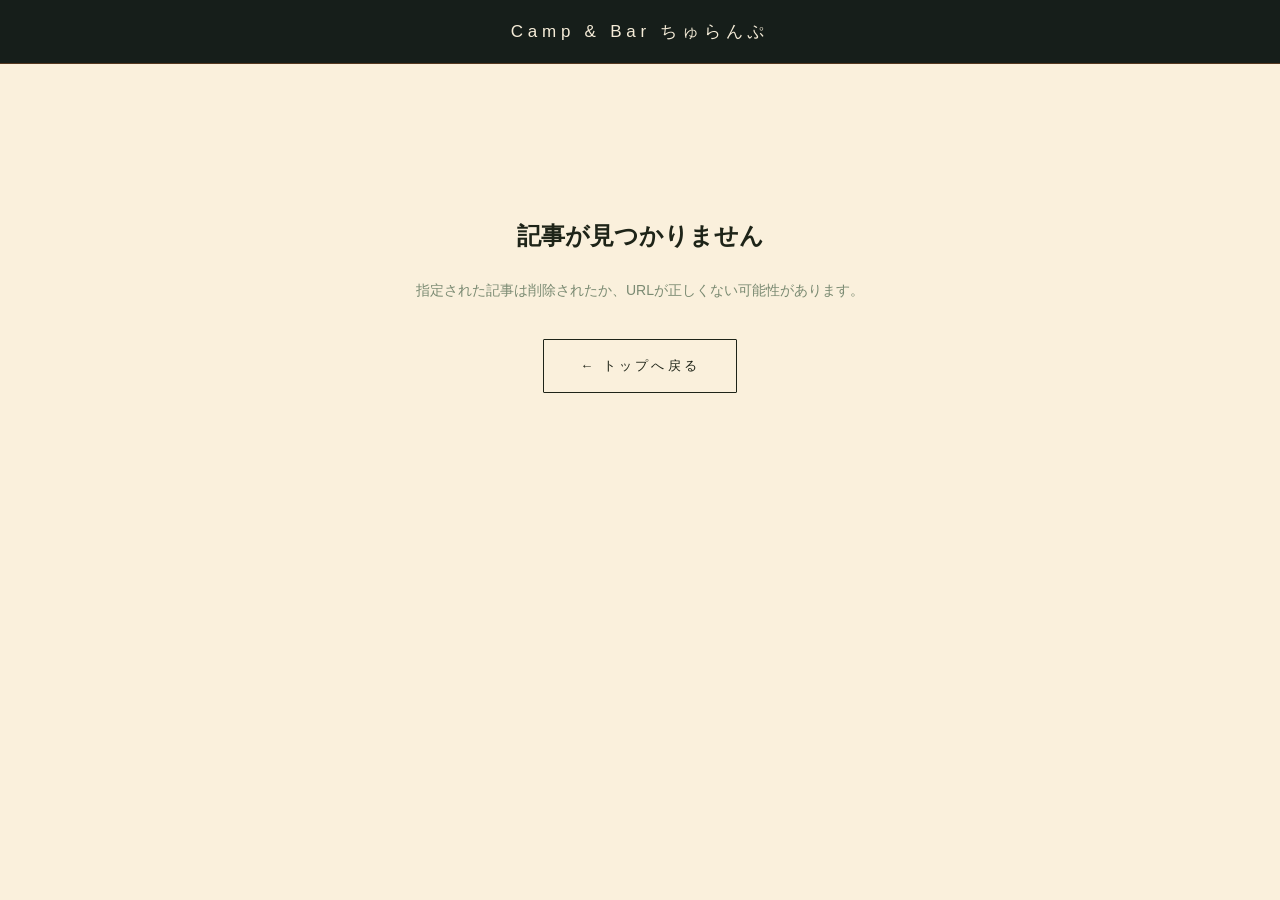
<file: blog/index.html>
<!DOCTYPE html>
<!-- blog/index.html — Camp & Bar ちゅらんぷ ブログ詳細ページ（動的） -->
<html lang="ja">
<head>
<meta charset="UTF-8">
<meta name="viewport" content="width=device-width,initial-scale=1,viewport-fit=cover">
<meta name="theme-color" content="#161E1A">
<title>Camp &amp; Bar ちゅらんぷ ブログ</title>
<meta name="description" content="Camp &amp; Bar ちゅらんぷ からのお知らせ・最新情報">
<meta http-equiv="content-language" content="ja">

<!-- OGP（JS で動的に上書き） -->
<meta property="og:type" content="article">
<meta property="og:site_name" content="Camp &amp; Bar ちゅらんぷ">
<meta property="og:locale" content="ja_JP">
<meta property="og:image" content="https://churamp.search-mania.net/ogp.svg">
<meta name="twitter:card" content="summary_large_image">

<link rel="icon" type="image/svg+xml" href="/favicon.svg">

<style>
*{margin:0;padding:0;box-sizing:border-box}
body{
  background:#FAF0DC;
  color:#1E2418;
  font-family:'Noto Sans JP','Hiragino Sans',sans-serif;
  line-height:1.85;
  -webkit-font-smoothing:antialiased;
}
header{
  background:#161E1A;
  padding:16px 20px;
  text-align:center;
  border-bottom:1px solid rgba(232,120,51,.3);
  position:sticky;top:0;z-index:10;
}
header a{
  color:#F5ECD8;
  text-decoration:none;
  font-size:17px;
  letter-spacing:.28em;
  font-family:'Noto Sans JP',sans-serif;
  font-weight:500;
}
.wrap{
  max-width:720px;
  margin:60px auto;
  padding:0 24px 80px;
}
.loading{
  text-align:center;padding:120px 0;
  color:#7A8A72;font-size:13px;letter-spacing:.2em;
}
.loading::after{
  content:'読 み 込 み 中 …';
  display:block;animation:fade 1.4s ease-in-out infinite;
}
@keyframes fade{0%,100%{opacity:.4}50%{opacity:1}}

.card{
  background:#fff;
  border-radius:2px;
  overflow:hidden;
  box-shadow:0 6px 28px rgba(0,0,0,.08);
}
.card img{
  width:100%;
  display:block;
  max-height:480px;
  object-fit:cover;
}
.card-body{padding:36px 38px 44px}
.card .date{
  font-size:11px;
  color:#7A8A72;
  letter-spacing:.24em;
  font-family:'Noto Sans JP',sans-serif;
  display:block;
}
.card h1{
  margin:14px 0 28px;
  font-size:22px;
  line-height:1.7;
  font-weight:600;
  color:#1E2418;
  letter-spacing:.04em;
}
.card .text{
  font-size:15px;
  line-height:2.05;
  white-space:pre-wrap;
  color:#2E3828;
  word-break:break-word;
}

.back-wrap{margin-top:52px;text-align:center}
.back-btn{
  display:inline-block;
  padding:14px 36px;
  border:1.5px solid #1E2418;
  color:#1E2418;
  text-decoration:none;
  border-radius:1px;
  font-size:13px;
  letter-spacing:.24em;
  font-family:'Noto Sans JP',sans-serif;
  transition:all .35s ease;
}
.back-btn:hover{background:#1E2418;color:#FAF0DC}

.not-found{
  text-align:center;padding:90px 24px;
}
.not-found h1{font-size:24px;margin-bottom:18px;color:#1E2418}
.not-found p{font-size:14px;color:#7A8A72;margin-bottom:36px;line-height:1.9}

.produced-by{
  text-align:center;
  margin-top:64px;
  font-size:10px;
  letter-spacing:.28em;
  color:rgba(30,36,24,.4);
  text-transform:uppercase;
}
.produced-by a{color:rgba(232,120,51,.6);text-decoration:none;transition:color .3s ease}
.produced-by a:hover{color:#E87833}

@media (max-width:600px){
  .wrap{margin:30px auto;padding:0 16px 60px}
  .card-body{padding:26px 22px 32px}
  .card h1{font-size:19px;margin:12px 0 22px}
  .card .text{font-size:14.5px;line-height:1.95}
  header a{font-size:14px;letter-spacing:.2em}
  .back-btn{padding:13px 28px;font-size:12px}
}
</style>
</head>
<body>

<header><a href="https://churamp.search-mania.net/">Camp &amp; Bar ちゅらんぷ</a></header>

<div class="wrap" id="root">
  <div class="loading"></div>
</div>

<script>
const GAS_URL    = 'https://script.google.com/macros/s/AKfycbzCwssVa2K2OyC44ZAUkkMBhKZr7XJ3c3c4Y-qx_Cc1AsICTSn-YsX7hF1AcTcTGB1tOQ/exec';
const SITE_URL   = 'https://churamp.search-mania.net';
const STORE_NAME = 'Camp & Bar ちゅらんぷ';

function esc(s) {
  return String(s || '')
    .replace(/&/g, '&amp;').replace(/</g, '&lt;')
    .replace(/>/g, '&gt;').replace(/"/g, '&quot;');
}

function fmtDate(s) {
  if (!s) return '';
  const m = String(s).match(/^(\d{4})-(\d{2})-(\d{2})/);
  return m ? m[1] + '.' + m[2] + '.' + m[3] : String(s);
}

function driveImg(url) {
  if (!url) return '';
  const s = String(url).trim();
  const m1 = s.match(/\/d\/([a-zA-Z0-9_-]+)/);
  if (m1) return 'https://drive.google.com/thumbnail?id=' + m1[1] + '&sz=w1200';
  const m2 = s.match(/lh3\.googleusercontent\.com\/d\/([a-zA-Z0-9_-]+)/);
  if (m2) return 'https://lh3.googleusercontent.com/d/' + m2[1] + '=w1200';
  if (s.indexOf('drive.google.com/thumbnail') !== -1) {
    return s.replace(/([?&]sz=)[^&]*/, '$1w1200');
  }
  return s;
}

function getSlug() {
  const params = new URLSearchParams(location.search);
  if (params.get('post')) return params.get('post');
  const m = location.pathname.match(/\/blog\/([^\/]+)\/?$/);
  return m ? m[1] : '';
}

function findBySlug(items, slug) {
  if (!Array.isArray(items) || !slug) return null;
  return items.find(function(b) {
    if (!b || !b.url) return false;
    return b.url.indexOf('/blog/' + slug + '/') !== -1
        || b.url.indexOf('/blog/' + slug) !== -1;
  }) || null;
}

function updateMeta(title, desc, imgUrl) {
  document.title = title + ' | ' + STORE_NAME;
  const m1 = document.querySelector('meta[name="description"]');
  if (m1) m1.setAttribute('content', desc);
  function upsertMeta(attrName, attrValue, contentValue) {
    let el = document.querySelector('meta[' + attrName + '="' + attrValue + '"]');
    if (!el) {
      el = document.createElement('meta');
      el.setAttribute(attrName, attrValue);
      document.head.appendChild(el);
    }
    el.setAttribute('content', contentValue);
  }
  upsertMeta('property', 'og:title', title);
  upsertMeta('property', 'og:description', desc);
  upsertMeta('property', 'og:url', SITE_URL + location.pathname + location.search);
  upsertMeta('name', 'twitter:title', title);
  upsertMeta('name', 'twitter:description', desc);
  if (imgUrl) {
    upsertMeta('property', 'og:image', imgUrl);
    upsertMeta('name', 'twitter:image', imgUrl);
  }
  let canonical = document.querySelector('link[rel="canonical"]');
  if (!canonical) {
    canonical = document.createElement('link');
    canonical.setAttribute('rel', 'canonical');
    document.head.appendChild(canonical);
  }
  canonical.setAttribute('href', SITE_URL + location.pathname + location.search);
}

function render(item) {
  const root = document.getElementById('root');
  if (!item) {
    root.innerHTML =
      '<div class="not-found">' +
        '<h1>記事が見つかりません</h1>' +
        '<p>指定された記事は削除されたか、URLが正しくない可能性があります。</p>' +
        '<a class="back-btn" href="' + esc(SITE_URL) + '/">← トップへ戻る</a>' +
      '</div>';
    document.title = '記事が見つかりません | ' + STORE_NAME;
    return;
  }
  const imgUrl = driveImg(item.image);
  let title = (item.title || '').trim();
  if (!title && item.body) {
    title = String(item.body).split(/[。\n]/)[0].trim();
  }
  if (!title && item.date) {
    title = fmtDate(item.date) + ' の投稿';
  }
  const desc = (item.body || title).slice(0, 120);
  updateMeta(title, desc, imgUrl);
  // BlogPosting structured data (per-article SEO)
  (function() {
    var existing = document.getElementById('blog-jsonld');
    if (existing) existing.remove();
    var sd = document.createElement('script');
    sd.id = 'blog-jsonld'; sd.type = 'application/ld+json';
    sd.textContent = JSON.stringify({
      '@context': 'https://schema.org', '@type': 'BlogPosting',
      'headline': title, 'description': desc,
      'datePublished': item.date || '', 'image': imgUrl || '',
      'url': SITE_URL + location.pathname + location.search,
      'publisher': { '@type': 'Organization', 'name': STORE_NAME, 'url': SITE_URL }
    });
    document.head.appendChild(sd);
  })();
  
  root.innerHTML =
    '<article class="card">' +
      (imgUrl ? '<img src="' + esc(imgUrl) + '" alt="' + esc(title) + '" loading="eager">' : '') +
      '<div class="card-body">' +
        (item.date ? '<span class="date">' + esc(fmtDate(item.date)) + '</span>' : '') +
        (item.title && item.title.trim() ? '<h1>' + esc(item.title) + '</h1>' : '') +
        '<p class="text">' + esc(item.body || '') + '</p>' +
      '</div>' +
    '</article>' +
    '<div class="back-wrap">' +
      '<a class="back-btn" href="' + esc(SITE_URL) + '/">← トップへ戻る</a>' +
    '</div>' +
    '<div class="produced-by">' +
      'Produced by <a href="https://search-mania.net/" target="_blank" rel="noopener noreferrer">SearchMania Inc.</a>' +
    '</div>';
}

(function init() {
  const slug = getSlug();
  if (!slug) { render(null); return; }
  fetch(GAS_URL + (GAS_URL.indexOf('?') >= 0 ? '&' : '?') + 'blog_all=1')
    .then(function(r) { return r.json(); })
    .then(function(data) {
      render(findBySlug(data && data.blog, slug));
    })
    .catch(function(err) {
      console.warn('CMS fetch error:', err);
      fetch(GAS_URL)
        .then(function(r) { return r.json(); })
        .then(function(data) {
          render(findBySlug(data && data.blog, slug));
        })
        .catch(function() { render(null); });
    });
})();
</script>

</body>
</html>
</file>
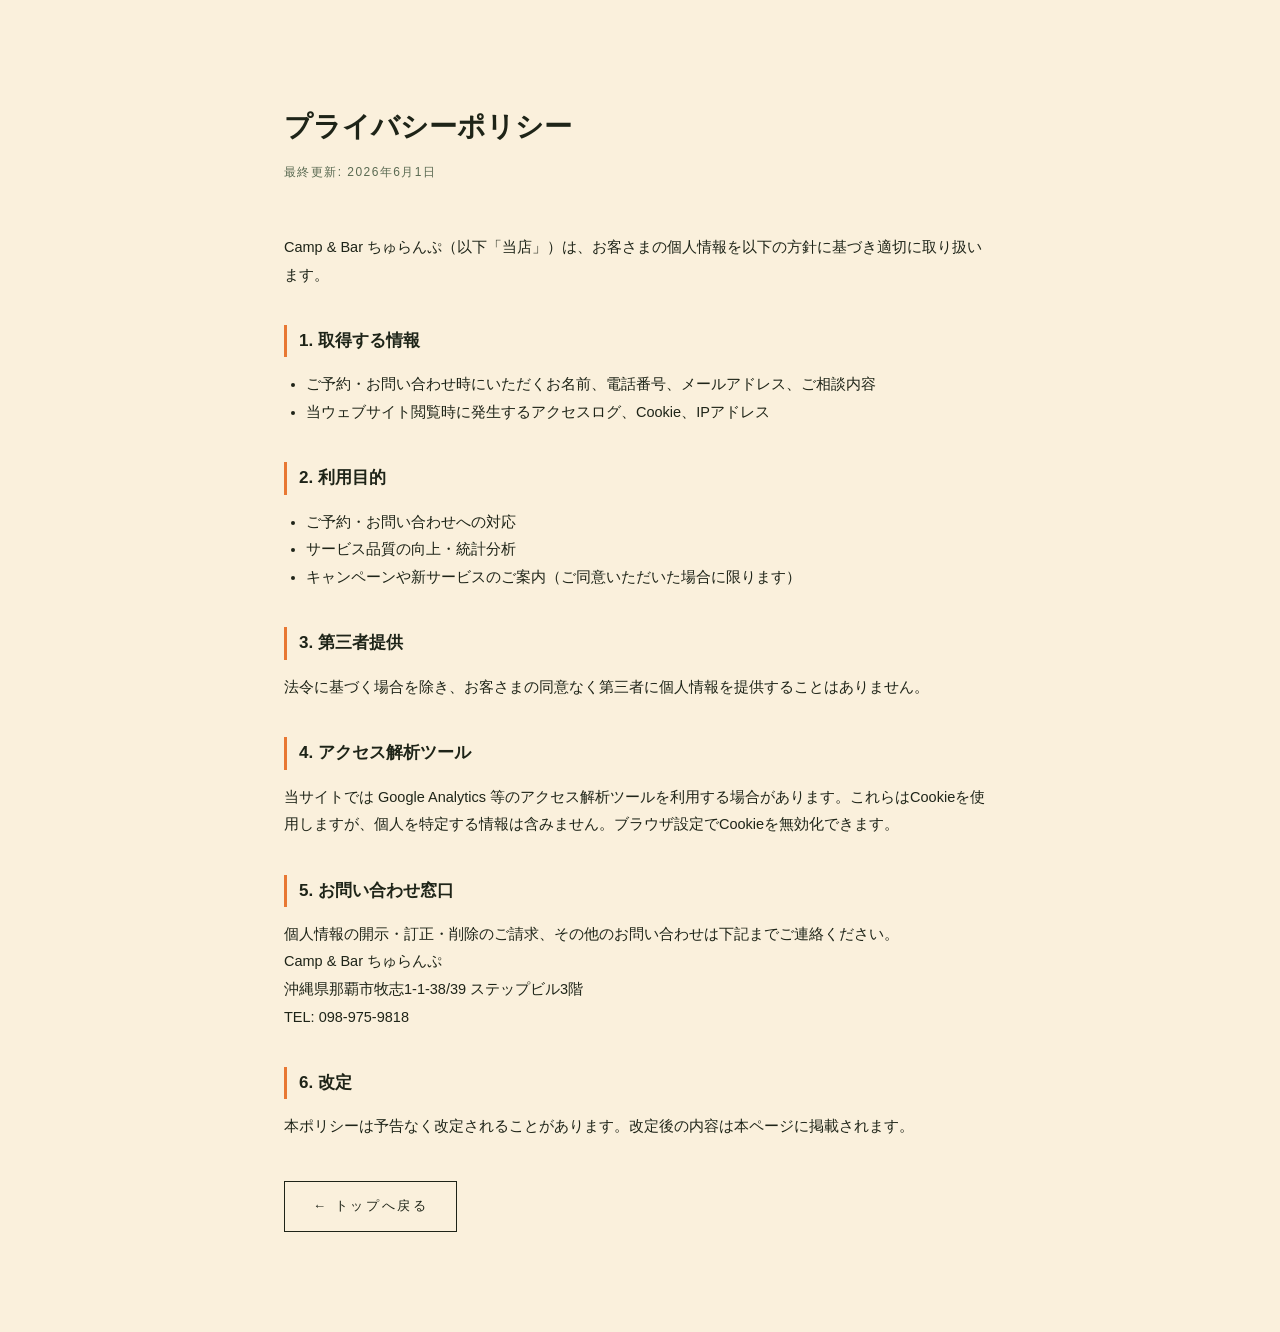
<file: privacy-policy.html>
<!DOCTYPE html>
<html lang="ja">
<head>
<meta charset="UTF-8">
<meta name="viewport" content="width=device-width,initial-scale=1">
<title>プライバシーポリシー | Camp &amp; Bar ちゅらんぷ</title>
<meta name="description" content="Camp &amp; Bar ちゅらんぷ のプライバシーポリシー。">
<meta name="robots" content="noindex">
<link rel="stylesheet" href="shared.css">
<style>
  body { background: var(--canvas, #faf0dc); color: var(--dark-ink, #1e2418); font-family: var(--sans-jp, sans-serif); line-height: 1.9; }
  .legal-wrap { max-width: 760px; margin: 0 auto; padding: 100px 24px 100px; }
  .legal-wrap h1 { font-size: 28px; margin-bottom: 8px; }
  .legal-wrap .updated { font-size: 12px; color: var(--dark-muted, #5a6a52); letter-spacing: .12em; margin-bottom: 50px; }
  .legal-wrap h2 { font-size: 17px; margin: 36px 0 14px; padding-left: 12px; border-left: 3px solid var(--ember, #e87833); }
  .legal-wrap p, .legal-wrap li { font-size: 14.5px; }
  .legal-wrap ul { padding-left: 22px; }
  .back-link { display: inline-block; margin-top: 40px; padding: 12px 28px; border: 1px solid currentColor; text-decoration: none; color: inherit; font-size: 13px; letter-spacing: .2em; transition: all .3s; }
  .back-link:hover { background: var(--dark-ink, #1e2418); color: var(--canvas, #faf0dc); }
</style>
</head>
<body>
  <div class="legal-wrap">
    <h1>プライバシーポリシー</h1>
    <p class="updated">最終更新: 2026年6月1日</p>

    <p>Camp &amp; Bar ちゅらんぷ（以下「当店」）は、お客さまの個人情報を以下の方針に基づき適切に取り扱います。</p>

    <h2>1. 取得する情報</h2>
    <ul>
      <li>ご予約・お問い合わせ時にいただくお名前、電話番号、メールアドレス、ご相談内容</li>
      <li>当ウェブサイト閲覧時に発生するアクセスログ、Cookie、IPアドレス</li>
    </ul>

    <h2>2. 利用目的</h2>
    <ul>
      <li>ご予約・お問い合わせへの対応</li>
      <li>サービス品質の向上・統計分析</li>
      <li>キャンペーンや新サービスのご案内（ご同意いただいた場合に限ります）</li>
    </ul>

    <h2>3. 第三者提供</h2>
    <p>法令に基づく場合を除き、お客さまの同意なく第三者に個人情報を提供することはありません。</p>

    <h2>4. アクセス解析ツール</h2>
    <p>当サイトでは Google Analytics 等のアクセス解析ツールを利用する場合があります。これらはCookieを使用しますが、個人を特定する情報は含みません。ブラウザ設定でCookieを無効化できます。</p>

    <h2>5. お問い合わせ窓口</h2>
    <p>個人情報の開示・訂正・削除のご請求、その他のお問い合わせは下記までご連絡ください。</p>
    <p>
      Camp &amp; Bar ちゅらんぷ<br>
      沖縄県那覇市牧志1-1-38/39 ステップビル3階<br>
      TEL: 098-975-9818
    </p>

    <h2>6. 改定</h2>
    <p>本ポリシーは予告なく改定されることがあります。改定後の内容は本ページに掲載されます。</p>

    <a href="/" class="back-link">← トップへ戻る</a>
  </div>
</body>
</html>
</file>
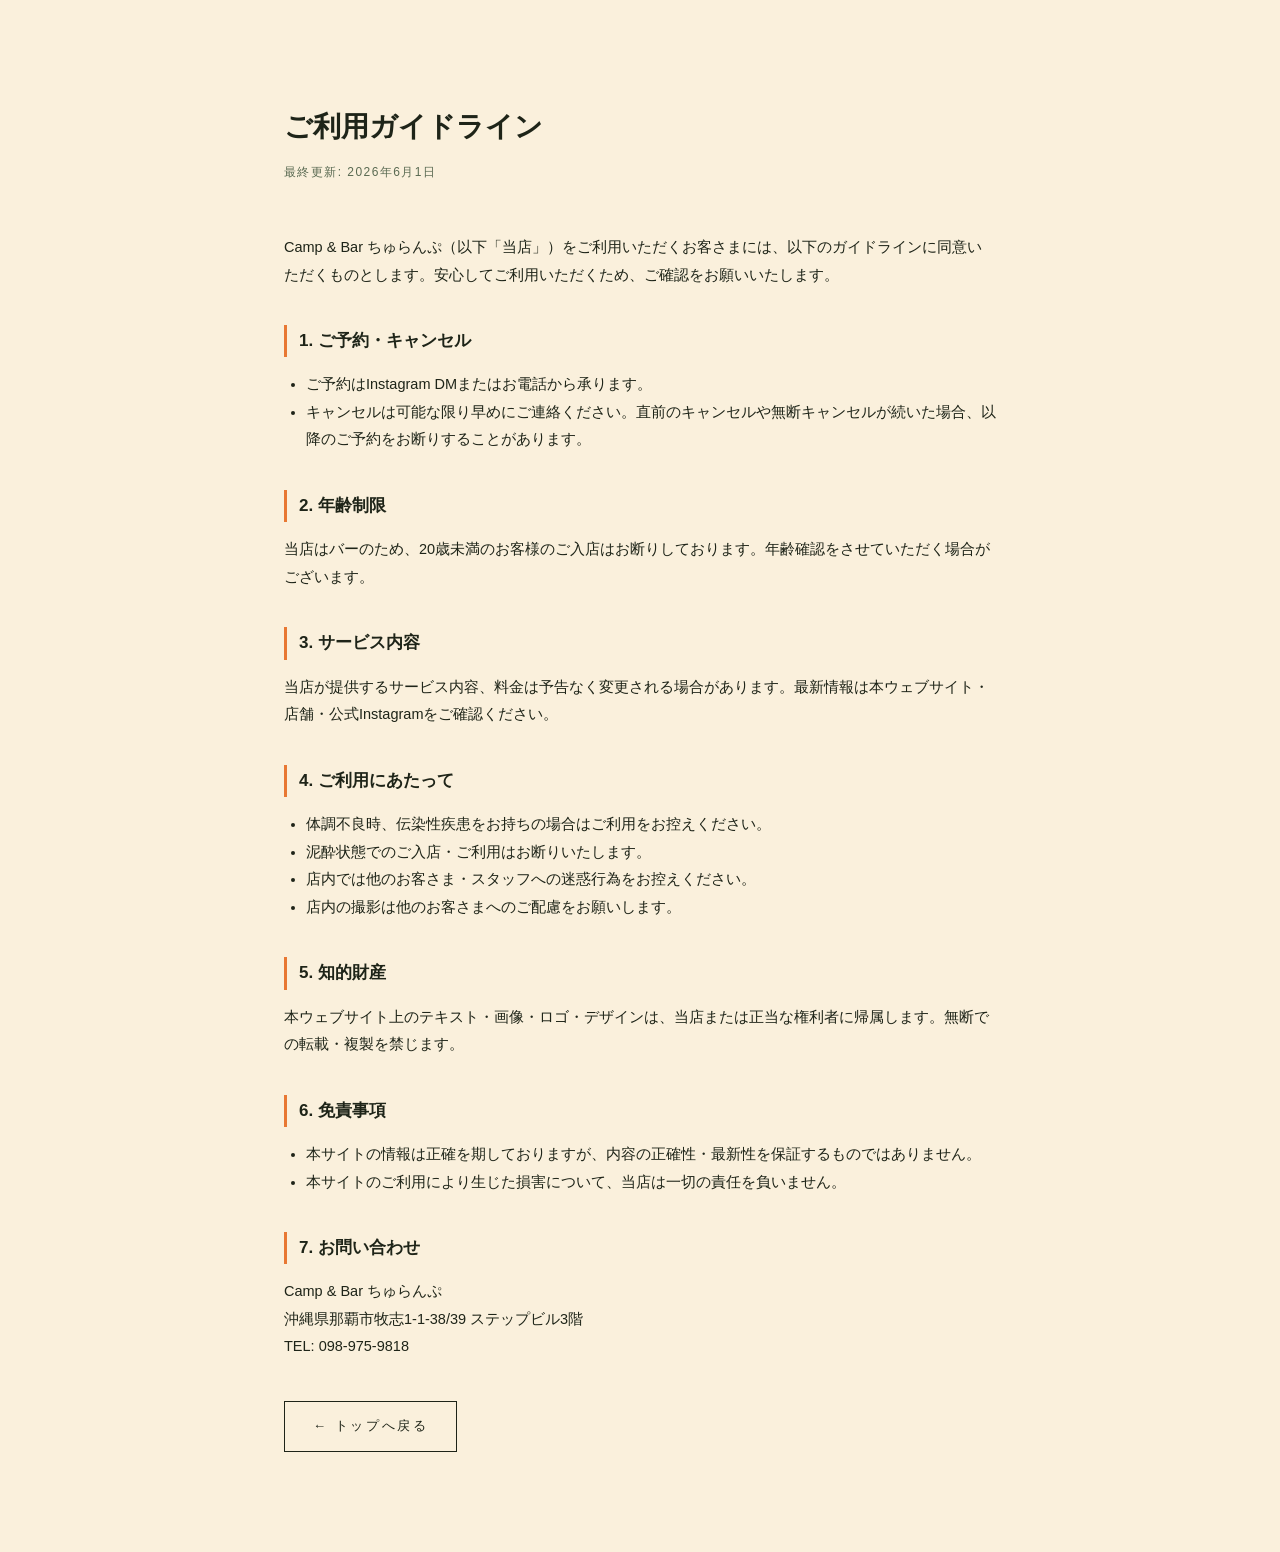
<file: terms.html>
<!DOCTYPE html>
<html lang="ja">
<head>
<meta charset="UTF-8">
<meta name="viewport" content="width=device-width,initial-scale=1">
<title>ご利用ガイドライン | Camp &amp; Bar ちゅらんぷ</title>
<meta name="description" content="Camp &amp; Bar ちゅらんぷ のご利用にあたってのガイドライン。">
<meta name="robots" content="noindex">
<link rel="stylesheet" href="shared.css">
<style>
  body { background: var(--canvas, #faf0dc); color: var(--dark-ink, #1e2418); font-family: var(--sans-jp, sans-serif); line-height: 1.9; }
  .legal-wrap { max-width: 760px; margin: 0 auto; padding: 100px 24px 100px; }
  .legal-wrap h1 { font-size: 28px; margin-bottom: 8px; }
  .legal-wrap .updated { font-size: 12px; color: var(--dark-muted, #5a6a52); letter-spacing: .12em; margin-bottom: 50px; }
  .legal-wrap h2 { font-size: 17px; margin: 36px 0 14px; padding-left: 12px; border-left: 3px solid var(--ember, #e87833); }
  .legal-wrap p, .legal-wrap li { font-size: 14.5px; }
  .legal-wrap ul { padding-left: 22px; }
  .back-link { display: inline-block; margin-top: 40px; padding: 12px 28px; border: 1px solid currentColor; text-decoration: none; color: inherit; font-size: 13px; letter-spacing: .2em; transition: all .3s; }
  .back-link:hover { background: var(--dark-ink, #1e2418); color: var(--canvas, #faf0dc); }
</style>
</head>
<body>
  <div class="legal-wrap">
    <h1>ご利用ガイドライン</h1>
    <p class="updated">最終更新: 2026年6月1日</p>

    <p>Camp &amp; Bar ちゅらんぷ（以下「当店」）をご利用いただくお客さまには、以下のガイドラインに同意いただくものとします。安心してご利用いただくため、ご確認をお願いいたします。</p>

    <h2>1. ご予約・キャンセル</h2>
    <ul>
      <li>ご予約はInstagram DMまたはお電話から承ります。</li>
      <li>キャンセルは可能な限り早めにご連絡ください。直前のキャンセルや無断キャンセルが続いた場合、以降のご予約をお断りすることがあります。</li>
    </ul>

    <h2>2. 年齢制限</h2>
    <p>当店はバーのため、20歳未満のお客様のご入店はお断りしております。年齢確認をさせていただく場合がございます。</p>

    <h2>3. サービス内容</h2>
    <p>当店が提供するサービス内容、料金は予告なく変更される場合があります。最新情報は本ウェブサイト・店舗・公式Instagramをご確認ください。</p>

    <h2>4. ご利用にあたって</h2>
    <ul>
      <li>体調不良時、伝染性疾患をお持ちの場合はご利用をお控えください。</li>
      <li>泥酔状態でのご入店・ご利用はお断りいたします。</li>
      <li>店内では他のお客さま・スタッフへの迷惑行為をお控えください。</li>
      <li>店内の撮影は他のお客さまへのご配慮をお願いします。</li>
    </ul>

    <h2>5. 知的財産</h2>
    <p>本ウェブサイト上のテキスト・画像・ロゴ・デザインは、当店または正当な権利者に帰属します。無断での転載・複製を禁じます。</p>

    <h2>6. 免責事項</h2>
    <ul>
      <li>本サイトの情報は正確を期しておりますが、内容の正確性・最新性を保証するものではありません。</li>
      <li>本サイトのご利用により生じた損害について、当店は一切の責任を負いません。</li>
    </ul>

    <h2>7. お問い合わせ</h2>
    <p>
      Camp &amp; Bar ちゅらんぷ<br>
      沖縄県那覇市牧志1-1-38/39 ステップビル3階<br>
      TEL: 098-975-9818
    </p>

    <a href="/" class="back-link">← トップへ戻る</a>
  </div>
</body>
</html>
</file>
<file: shared.css>
/* ============================================================
   shared.css — Camp & Bar ちゅらんぷ
   Theme: Campfire Dark / Urban Outdoor Bar
   Naha, Makishi | bar & izakaya
   ============================================================ */

/* ——————————————————————————————
   Custom properties
—————————————————————————————— */
:root {
  --ember:        #E87833;
  --ember-light:  #F4A55A;
  --ember-deep:   #C0581A;
  --ember-faded:  rgba(232,120,51,.15);
  --ember-border: rgba(232,120,51,.3);

  --forest:     #1E2E24;
  --forest-2:   #243326;
  --charcoal:   #161E1A;
  --charcoal-2: #1A2220;

  --cream:     #F5ECD8;
  --cream-2:   #EDD8B0;
  --ink-soft:  #C0B8A8;
  --muted:     #7A8A72;

  --canvas:   #FAF0DC;
  --canvas-2: #F0E4C8;
  --dark-ink:  #1E2418;
  --dark-ink-2:#2E3828;
  --dark-muted:#5A6A52;

  --display:    'Bebas Neue', Georgia, sans-serif;
  --display-ja: 'Shippori Mincho B1', 'Yu Mincho', Georgia, serif;
  --sans-jp:    'Noto Sans JP', 'Hiragino Sans', sans-serif;
  --ease: cubic-bezier(.4,0,.2,1);
}

/* ——————————————————————————————
   Reset & base
—————————————————————————————— */
*, *::before, *::after { margin:0; padding:0; box-sizing:border-box; }
html { scroll-behavior: smooth; }
body {
  background: var(--charcoal);
  color: var(--cream);
  font-family: var(--sans-jp);
  line-height: 1.8;
  -webkit-font-smoothing: antialiased;
  -moz-osx-font-smoothing: grayscale;
}
img { max-width: 100%; display: block; }
a { color: inherit; text-decoration: none; }
button { cursor: pointer; border: none; background: none; font: inherit; }

/* ——————————————————————————————
   Typography utilities
—————————————————————————————— */
.eyebrow {
  display: block;
  font-family: var(--display);
  font-size: 11px;
  letter-spacing: .34em;
  text-transform: uppercase;
  color: var(--ember);
  margin-bottom: 12px;
}
.eyebrow.dual {
  display: flex;
  align-items: center;
  gap: 14px;
  text-align: center;
}
.eyebrow.dual::before,
.eyebrow.dual::after {
  content: '';
  flex: 1;
  height: 1px;
  background: var(--ember-border);
}
.section-title {
  font-family: var(--display-ja);
  font-size: clamp(26px, 3.5vw, 40px);
  font-weight: 600;
  line-height: 1.3;
  letter-spacing: .06em;
  color: var(--cream);
}
.bg-light .section-title,
.bg-light-2 .section-title { color: var(--dark-ink); }
.section-subtitle {
  font-size: 12px;
  letter-spacing: .28em;
  color: var(--muted);
  margin-top: 10px;
}
.bg-light .section-subtitle,
.bg-light-2 .section-subtitle { color: var(--dark-muted); }
.sec-head { text-align: center; margin-bottom: 56px; }
.sec-head.left { text-align: left; }

/* ——————————————————————————————
   Reveal animation
—————————————————————————————— */
.e {
  opacity: 0;
  transform: translateY(22px);
  transition: opacity .6s var(--ease), transform .6s var(--ease);
}
.e.visible { opacity: 1; transform: translateY(0); }
.reveal-stagger .e:nth-child(1) { transition-delay: 0s; }
.reveal-stagger .e:nth-child(2) { transition-delay: .08s; }
.reveal-stagger .e:nth-child(3) { transition-delay: .16s; }
.reveal-stagger .e:nth-child(4) { transition-delay: .24s; }
.reveal-stagger .e:nth-child(5) { transition-delay: .32s; }
.reveal-stagger .e:nth-child(6) { transition-delay: .40s; }

/* ——————————————————————————————
   Buttons
—————————————————————————————— */
.btn {
  display: inline-flex;
  align-items: center;
  gap: 8px;
  padding: 14px 32px;
  font-family: var(--sans-jp);
  font-size: 13px;
  font-weight: 500;
  letter-spacing: .18em;
  border-radius: 2px;
  cursor: pointer;
  transition: all .3s var(--ease);
  text-decoration: none;
}
.btn-primary {
  background: var(--ember);
  color: #fff;
  border: 1.5px solid var(--ember);
}
.btn-primary:hover { background: var(--ember-light); border-color: var(--ember-light); }
.btn-ghost {
  background: transparent;
  color: var(--cream);
  border: 1.5px solid rgba(245,236,216,.35);
}
.btn-ghost:hover { border-color: var(--ember); color: var(--ember); }
.btn-dark {
  background: transparent;
  color: var(--dark-ink);
  border: 1.5px solid rgba(30,36,24,.4);
}
.btn-dark:hover { border-color: var(--ember); color: var(--ember); }

/* ——————————————————————————————
   Navigation
—————————————————————————————— */
.nav {
  position: fixed;
  top: 0; left: 0; right: 0;
  z-index: 100;
  padding: 0 40px;
  height: 64px;
  display: flex;
  align-items: center;
  justify-content: space-between;
  background: transparent;
  transition: background .4s var(--ease), backdrop-filter .4s var(--ease);
}
.nav.scrolled {
  background: rgba(22,30,26,.92);
  backdrop-filter: blur(12px);
  -webkit-backdrop-filter: blur(12px);
  border-bottom: 1px solid var(--ember-border);
}
.nav .brand { display: flex; flex-direction: column; line-height: 1; }
.nav .brand .ja {
  font-family: var(--display-ja);
  font-size: 15px;
  font-weight: 600;
  letter-spacing: .1em;
  color: var(--cream);
}
.nav .brand .en {
  font-family: var(--display);
  font-size: 10px;
  letter-spacing: .32em;
  font-weight: 300;
  color: var(--ember);
  text-transform: uppercase;
  margin-top: 3px;
}
.nav-links {
  display: flex;
  align-items: center;
  gap: 28px;
  list-style: none;
}
.nav-links a {
  font-family: var(--display);
  font-size: 12px;
  font-weight: 300;
  letter-spacing: .22em;
  text-transform: uppercase;
  color: var(--ink-soft);
  transition: color .3s;
}
.nav-links a:hover { color: var(--ember); }
.nav-reserve {
  background: var(--ember) !important;
  color: #fff !important;
  padding: 8px 20px !important;
  border-radius: 2px;
  font-weight: 500 !important;
  transition: background .3s !important;
  letter-spacing: .14em !important;
}
.nav-reserve:hover { background: var(--ember-light) !important; }
@media (max-width: 768px) {
  .nav-links { display: none; }
  .nav { padding: 0 20px; }
}

/* ——————————————————————————————
   Hero
—————————————————————————————— */
.hero {
  min-height: 100svh;
  display: flex;
  align-items: center;
  justify-content: center;
  position: relative;
  overflow: hidden;
}
/* Hero background photo */
.hero-img {
  position: absolute;
  inset: 0;
  z-index: 0;
}
.hero-img img {
  width: 100%;
  height: 100%;
  object-fit: cover;
  object-position: 50% 45%;
  display: block;
}
.hero-img::after {
  content: '';
  position: absolute;
  inset: 0;
  background: linear-gradient(180deg,
    rgba(14,21,18,.75) 0%,
    rgba(14,21,18,.52) 42%,
    rgba(14,21,18,.65) 70%,
    rgba(14,21,18,.82) 100%);
}

/* Gradient overlay on top of photo */
.hero-bg {
  position: absolute;
  inset: 0;
  z-index: 1;
  background:
    radial-gradient(ellipse 80% 45% at 50% 90%, rgba(232,120,51,.18) 0%, transparent 65%),
    radial-gradient(ellipse 50% 30% at 50% 100%, rgba(192,88,26,.12) 0%, transparent 55%);
}
.hero-bg::after {
  content: '';
  position: absolute;
  inset: 0;
  background-image:
    linear-gradient(rgba(232,120,51,.03) 1px, transparent 1px),
    linear-gradient(90deg, rgba(232,120,51,.03) 1px, transparent 1px);
  background-size: 60px 60px;
  mask-image: linear-gradient(180deg, transparent 0%, rgba(0,0,0,.4) 40%, rgba(0,0,0,.4) 70%, transparent 100%);
}
.hero-copy {
  position: relative;
  z-index: 2;
  text-align: center;
  padding: 0 24px;
  max-width: 740px;
}
.h-eyebrow {
  font-family: var(--display);
  font-size: 12px;
  font-weight: 300;
  letter-spacing: .42em;
  text-transform: uppercase;
  color: var(--ember);
  display: flex;
  align-items: center;
  gap: 14px;
  justify-content: center;
  margin-bottom: 28px;
}
.h-eyebrow::before,
.h-eyebrow::after {
  content: '';
  width: 44px;
  height: 1px;
  background: var(--ember-border);
}
.hero-copy h1 {
  font-family: var(--display-ja);
  font-size: clamp(34px, 5.5vw, 66px);
  font-weight: 600;
  line-height: 1.3;
  letter-spacing: .06em;
  color: var(--cream);
  margin-bottom: 20px;
}
.hero-copy h1 em {
  font-style: normal;
  color: var(--ember);
}
.hero-copy .h-sub {
  font-size: 14px;
  color: var(--ink-soft);
  line-height: 1.9;
  margin-bottom: 40px;
  letter-spacing: .06em;
}
.h-actions {
  display: flex;
  align-items: center;
  gap: 16px;
  justify-content: center;
  flex-wrap: wrap;
}
.h-meta {
  display: flex;
  align-items: center;
  gap: 36px;
  justify-content: center;
  margin-top: 52px;
  padding-top: 28px;
  border-top: 1px solid var(--ember-border);
  flex-wrap: wrap;
}
.h-meta-item { text-align: center; }
.h-meta-item .label {
  font-family: var(--display);
  font-size: 10px;
  letter-spacing: .3em;
  text-transform: uppercase;
  color: var(--muted);
  display: block;
  margin-bottom: 4px;
}
.h-meta-item .val {
  font-size: 13px;
  color: var(--ink-soft);
  letter-spacing: .04em;
}
.hero-scroll {
  position: absolute;
  bottom: 32px;
  left: 50%;
  transform: translateX(-50%);
  z-index: 2;
  display: flex;
  flex-direction: column;
  align-items: center;
  gap: 8px;
  font-family: var(--display);
  font-size: 9px;
  letter-spacing: .32em;
  text-transform: uppercase;
  color: var(--muted);
}
.hero-scroll::after {
  content: '';
  width: 1px;
  height: 44px;
  background: linear-gradient(to bottom, var(--ember-border), transparent);
  animation: scroll-line 2.2s ease-in-out infinite;
}
@keyframes scroll-line {
  0%   { transform: scaleY(0); transform-origin: top; opacity: 1; }
  50%  { transform: scaleY(1); transform-origin: top; opacity: 1; }
  50.01% { transform-origin: bottom; }
  100% { transform: scaleY(0); transform-origin: bottom; opacity: 0; }
}

/* ——————————————————————————————
   Section wrappers
—————————————————————————————— */
.section {
  padding: 100px 40px;
  max-width: 1120px;
  margin: 0 auto;
}
.section-full { padding: 100px 0; }
.section-full .section-inner {
  max-width: 1120px;
  margin: 0 auto;
  padding: 0 40px;
}
.bg-dark     { background: var(--forest); }
.bg-charcoal { background: var(--charcoal); }
.bg-light    { background: var(--canvas);   color: var(--dark-ink); }
.bg-light-2  { background: var(--canvas-2); color: var(--dark-ink); }

@media (max-width: 768px) {
  .section { padding: 72px 20px; }
  .section-full { padding: 72px 0; }
  .section-full .section-inner { padding: 0 20px; }
}

/* ——————————————————————————————
   About
—————————————————————————————— */
.about-inner {
  display: grid;
  grid-template-columns: 1fr 1fr;
  gap: 80px;
  align-items: center;
}
.about-text .quote {
  font-family: var(--display-ja);
  font-size: 18px;
  font-weight: 600;
  line-height: 1.85;
  color: var(--ember-light);
  border-left: 2px solid var(--ember);
  padding-left: 20px;
  margin: 24px 0;
  letter-spacing: .06em;
}
.about-text p {
  font-size: 14.5px;
  line-height: 1.95;
  color: var(--ink-soft);
  margin-bottom: 16px;
}
.about-photos {
  display: grid;
  grid-template-columns: 1fr 1fr;
  grid-template-rows: 200px 140px;
  gap: 10px;
}
.about-photo {
  overflow: hidden;
  border-radius: 2px;
  background: var(--forest-2);
}
.about-photo:first-child { grid-column: 1 / -1; }
.about-photo img {
  width: 100%; height: 100%;
  object-fit: cover;
  transition: transform .6s var(--ease);
}
.about-photo:hover img { transform: scale(1.04); }

@media (max-width: 768px) {
  .about-inner { grid-template-columns: 1fr; gap: 40px; }
}

/* ——————————————————————————————
   Menu
—————————————————————————————— */
.menu-grid {
  display: grid;
  grid-template-columns: repeat(3, 1fr);
  gap: 24px;
}
.menu-card {
  background: var(--charcoal-2);
  border: 1px solid rgba(232,120,51,.1);
  border-radius: 2px;
  overflow: hidden;
  transition: border-color .3s var(--ease), transform .3s var(--ease);
}
.menu-card:hover {
  border-color: rgba(232,120,51,.4);
  transform: translateY(-4px);
}
.menu-card .img-wrap {
  height: 180px;
  overflow: hidden;
  background: var(--forest);
  position: relative;
}
.menu-card .img-wrap img {
  width: 100%; height: 100%;
  object-fit: cover;
  transition: transform .6s var(--ease);
}
.menu-card:hover .img-wrap img { transform: scale(1.05); }
.menu-card .badge {
  position: absolute;
  top: 10px; right: 10px;
  background: var(--ember);
  color: #fff;
  font-family: var(--display);
  font-size: 9px;
  font-weight: 500;
  letter-spacing: .2em;
  padding: 3px 8px;
  text-transform: uppercase;
}
.menu-card .body { padding: 20px; }
.menu-card .name {
  font-size: 15px;
  font-weight: 500;
  letter-spacing: .06em;
  margin-bottom: 6px;
  color: var(--cream);
}
.menu-card .price {
  font-family: var(--display);
  font-size: 16px;
  font-weight: 400;
  color: var(--ember);
  margin-bottom: 8px;
}
.menu-card .desc {
  font-size: 12.5px;
  color: var(--ink-soft);
  line-height: 1.7;
}

/* Menu skeleton */
.menu-skel {
  background: var(--charcoal-2);
  border: 1px solid rgba(232,120,51,.08);
  border-radius: 2px;
  min-height: 230px;
  position: relative;
  overflow: hidden;
}
.menu-skel::after {
  content: '';
  position: absolute; inset: 0;
  background: linear-gradient(90deg,
    transparent 0%,
    rgba(232,120,51,.07) 40%,
    rgba(232,120,51,.12) 50%,
    rgba(232,120,51,.07) 60%,
    transparent 100%);
  background-size: 250% 100%;
  animation: skel-shimmer 2s ease-in-out infinite;
}
@keyframes skel-shimmer {
  0%   { background-position: 250% 0; }
  100% { background-position: -250% 0; }
}

@media (max-width: 900px) { .menu-grid { grid-template-columns: repeat(2, 1fr); } }
@media (max-width: 560px) { .menu-grid { grid-template-columns: 1fr; } }

/* ——————————————————————————————
   Features
—————————————————————————————— */
.features-list {
  display: grid;
  grid-template-columns: repeat(3, 1fr);
  gap: 28px;
}
.feature-item {
  padding: 32px 24px;
  border: 1px solid rgba(232,120,51,.12);
  border-radius: 2px;
  transition: border-color .3s, background .3s;
}
.feature-item:hover {
  border-color: rgba(232,120,51,.35);
  background: var(--ember-faded);
}
.feature-item .num {
  font-family: var(--display);
  font-size: 44px;
  font-weight: 600;
  color: rgba(232,120,51,.25);
  line-height: 1;
  margin-bottom: 16px;
}
.feature-item .title {
  font-family: var(--display-ja);
  font-size: 17px;
  font-weight: 600;
  color: var(--cream);
  margin-bottom: 10px;
  letter-spacing: .06em;
}
.feature-item .desc {
  font-size: 13px;
  color: var(--ink-soft);
  line-height: 1.85;
}

@media (max-width: 900px) { .features-list { grid-template-columns: repeat(2, 1fr); } }
@media (max-width: 560px) { .features-list { grid-template-columns: 1fr; } }

/* ——————————————————————————————
   For You
—————————————————————————————— */
.for-you-grid {
  display: grid;
  grid-template-columns: repeat(4, 1fr);
  gap: 16px;
}
.for-you-card {
  position: relative;
  overflow: hidden;
  border-radius: 2px;
  aspect-ratio: 3/4;
  background: var(--forest);
  border: 1px solid rgba(232,120,51,.1);
}
.for-you-card img {
  position: absolute; inset: 0;
  width: 100%; height: 100%;
  object-fit: cover;
  transition: transform .6s var(--ease);
}
.for-you-card:hover img { transform: scale(1.06); }
.for-you-card .overlay {
  position: absolute; inset: 0;
  background: linear-gradient(to top, rgba(22,30,26,.85) 0%, rgba(22,30,26,.1) 60%);
}
.for-you-card .card-body {
  position: absolute;
  bottom: 0; left: 0; right: 0;
  padding: 20px;
}
.for-you-card .label {
  font-family: var(--display);
  font-size: 15px;
  font-weight: 500;
  letter-spacing: .1em;
  color: var(--cream);
  display: block;
  margin-bottom: 5px;
}
.for-you-card .caption {
  font-size: 12px;
  color: var(--ink-soft);
  line-height: 1.65;
}
.for-you-card.no-img {
  display: flex;
  flex-direction: column;
  justify-content: flex-end;
  padding: 24px 20px;
  border: 1px solid rgba(232,120,51,.12);
}
.for-you-card.no-img .label { color: var(--ember-light); }

@media (max-width: 900px) { .for-you-grid { grid-template-columns: repeat(2, 1fr); } }

/* ——————————————————————————————
   Reviews
—————————————————————————————— */
.reviews-grid {
  display: grid;
  grid-template-columns: repeat(3, 1fr);
  grid-auto-rows: 1fr;
  gap: 24px;
  align-items: stretch;
}
.review {
  display: flex;
  flex-direction: column;
  height: 100%;
  min-height: 280px;
  background: var(--forest);
  border: 1px solid rgba(232,120,51,.1);
  border-radius: 2px;
  padding: 28px 24px;
}
.review.review-cta {
  text-decoration: none;
  align-items: center;
  justify-content: center;
  text-align: center;
  background: var(--ember-faded);
  border-color: rgba(232,120,51,.3);
  cursor: pointer;
  transition: background .3s, border-color .3s;
}
.review.review-cta:hover {
  background: rgba(232,120,51,.22);
  border-color: rgba(232,120,51,.5);
}
.review .stars {
  color: var(--ember);
  font-size: 14px;
  letter-spacing: 2px;
  margin-bottom: 14px;
}
.review .body {
  flex: 1;
  font-size: 13.5px;
  line-height: 1.8;
  color: var(--ink-soft);
  display: -webkit-box;
  -webkit-line-clamp: 8;
  line-clamp: 8;
  -webkit-box-orient: vertical;
  overflow: hidden;
  text-overflow: ellipsis;
  word-break: break-word;
}
.review .meta {
  display: flex;
  justify-content: space-between;
  align-items: center;
  margin-top: 16px;
  padding-top: 14px;
  border-top: 1px solid rgba(232,120,51,.1);
}
.review .name { font-size: 12.5px; font-weight: 500; color: var(--cream); }
.review .date {
  font-size: 11px;
  color: var(--muted);
  font-family: var(--display);
  letter-spacing: .1em;
}
.review-cta-stars { font-size: 24px; letter-spacing: 4px; color: var(--ember); margin-bottom: 16px; }
.review-cta-msg { font-size: 14px; color: var(--cream); line-height: 1.7; margin-bottom: 16px; }
.review-cta-link {
  font-family: var(--display);
  font-size: 12px;
  letter-spacing: .24em;
  text-transform: uppercase;
  color: var(--ember);
}

/* Review skeleton */
.review-skel {
  background: var(--forest);
  border: 1px solid rgba(232,120,51,.08);
  border-radius: 2px;
  height: 300px;
  position: relative;
  overflow: hidden;
}
.review-skel::after {
  content: '';
  position: absolute; inset: 0;
  background: linear-gradient(90deg,
    transparent 0%,
    rgba(232,120,51,.07) 40%,
    rgba(232,120,51,.12) 50%,
    rgba(232,120,51,.07) 60%,
    transparent 100%);
  background-size: 250% 100%;
  animation: skel-shimmer 2s ease-in-out infinite;
}

@media (max-width: 900px) { .reviews-grid { grid-template-columns: repeat(2, 1fr); } }
@media (max-width: 560px) { .reviews-grid { grid-template-columns: 1fr; } }

/* ——————————————————————————————
   Blog
—————————————————————————————— */
#blog { padding: 100px 40px; background: var(--charcoal); }
#blog .inner { max-width: 1120px; margin: 0 auto; }

.wall {
  display: grid;
  grid-template-columns: repeat(4, 1fr);
  gap: 20px;
}
.wall.cms-loading {
  min-height: 260px;
  position: relative;
}
.wall.cms-loading::after {
  content: '';
  position: absolute;
  inset: 0;
  background: linear-gradient(90deg,
    var(--forest) 0%,
    rgba(232,120,51,.08) 40%,
    rgba(232,120,51,.13) 50%,
    rgba(232,120,51,.08) 60%,
    var(--forest) 100%);
  background-size: 250% 100%;
  animation: skel-shimmer 2s ease-in-out infinite;
  border-radius: 2px;
}
.blog-card {
  position: relative;
  background: var(--forest);
  border: 1px solid rgba(232,120,51,.1);
  border-radius: 2px;
  overflow: hidden;
  cursor: pointer;
  transition: transform .3s var(--ease), border-color .3s;
}
.blog-card:hover { transform: translateY(-5px); border-color: rgba(232,120,51,.4); }
.blog-card:hover .cap { text-decoration: underline; }
a.blog-card { color: inherit; text-decoration: none; display: block; }
.tape {
  position: absolute;
  top: 0; left: 50%;
  transform: translateX(-50%);
  width: 40px; height: 14px;
  background: rgba(232,120,51,.35);
  border-radius: 0 0 2px 2px;
}
.blog-card .image { height: 160px; overflow: hidden; }
.blog-card .body { padding: 16px 18px 20px; }
.blog-card .date {
  font-family: var(--display);
  font-size: 10px;
  letter-spacing: .24em;
  color: var(--ember);
  display: block;
  margin-bottom: 8px;
}
.blog-card .cap {
  font-size: 13.5px;
  color: var(--cream);
  line-height: 1.65;
  letter-spacing: .03em;
  font-weight: 500;
}
.blog-card .cta-lbl {
  display: block;
  font-size: 11px;
  color: var(--ember);
  margin-top: 10px;
  letter-spacing: .18em;
  font-family: var(--display);
}

@media (max-width: 900px) { .wall { grid-template-columns: repeat(2, 1fr); } }
@media (max-width: 500px) { .wall { grid-template-columns: 1fr 1fr; gap: 12px; } }
@media (max-width: 768px) { #blog { padding: 72px 20px; } }

/* ——————————————————————————————
   Access
—————————————————————————————— */
.access-inner {
  display: grid;
  grid-template-columns: 1fr 1fr;
  gap: 64px;
  align-items: start;
}
.access-map {
  border-radius: 2px;
  overflow: hidden;
  aspect-ratio: 4/3;
  background: var(--forest);
  border: 1px solid var(--ember-border);
}
.access-map iframe {
  width: 100%;
  height: 100%;
  border: none;
  display: block;
  filter: grayscale(20%) brightness(0.88);
}
.access-info h3 {
  font-size: 11px;
  font-family: var(--display);
  font-weight: 400;
  letter-spacing: .28em;
  text-transform: uppercase;
  color: var(--ember);
  margin-bottom: 8px;
  margin-top: 26px;
}
.access-info h3:first-child { margin-top: 0; }
.access-info p {
  font-size: 14px;
  color: var(--ink-soft);
  line-height: 1.85;
}
.hours-table {
  width: 100%;
  border-collapse: collapse;
  margin-top: 8px;
}
.hours-table td {
  padding: 8px 10px;
  font-size: 13px;
  color: var(--ink-soft);
  border-bottom: 1px solid rgba(232,120,51,.08);
}
.hours-table td:first-child {
  color: var(--cream-2);
  width: 38px;
  text-align: center;
  font-weight: 500;
}
.hours-table tr.closed-day td { color: var(--muted); }
.hours-note {
  font-size: 11.5px;
  color: var(--muted);
  margin-top: 10px;
  line-height: 1.6;
}
.access-tel-link {
  display: inline-flex;
  align-items: center;
  gap: 8px;
  color: var(--ember-light);
  font-size: 18px;
  font-weight: 500;
  letter-spacing: .06em;
  transition: color .3s;
}
.access-tel-link:hover { color: var(--ember); }

@media (max-width: 768px) {
  .access-inner { grid-template-columns: 1fr; gap: 36px; }
}

/* ——————————————————————————————
   SNS
—————————————————————————————— */
.sns-grid {
  display: flex;
  gap: 16px;
  flex-wrap: wrap;
  justify-content: center;
}
.sns-card {
  display: flex;
  flex-direction: column;
  gap: 6px;
  padding: 22px 30px;
  border: 1px solid rgba(232,120,51,.15);
  border-radius: 2px;
  text-decoration: none;
  color: var(--cream);
  transition: border-color .3s, background .3s;
  min-width: 200px;
  text-align: center;
}
.sns-card:hover { border-color: rgba(232,120,51,.4); background: var(--ember-faded); }
.sns-platform {
  font-family: var(--display);
  font-size: 14px;
  font-weight: 500;
  letter-spacing: .16em;
  color: var(--ember);
  text-transform: uppercase;
}
.sns-handle { font-size: 13px; color: var(--cream); }
.sns-desc { font-size: 11.5px; color: var(--muted); }

/* ——————————————————————————————
   Delivery
—————————————————————————————— */
.delivery-grid {
  display: grid;
  grid-template-columns: repeat(3, 1fr);
  gap: 20px;
}
.delivery-card {
  display: flex;
  flex-direction: column;
  padding: 28px 24px;
  border: 1px solid rgba(232,120,51,.12);
  border-radius: 2px;
  background: var(--forest);
  transition: border-color .3s;
}
.delivery-card:hover { border-color: rgba(232,120,51,.35); }
.delivery-card .type {
  font-family: var(--display);
  font-size: 10px;
  letter-spacing: .3em;
  text-transform: uppercase;
  color: var(--ember);
  margin-bottom: 10px;
}
.delivery-card .title {
  font-size: 17px;
  font-weight: 500;
  color: var(--cream);
  margin-bottom: 10px;
  letter-spacing: .04em;
}
.delivery-card .desc {
  font-size: 13px;
  color: var(--ink-soft);
  line-height: 1.8;
  flex: 1;
  margin-bottom: 20px;
}
.delivery-card .btn-del {
  display: inline-flex;
  align-items: center;
  gap: 8px;
  padding: 12px 22px;
  border: 1.5px solid var(--ember);
  color: var(--ember);
  font-size: 12px;
  letter-spacing: .18em;
  border-radius: 2px;
  transition: all .3s;
  text-decoration: none;
  width: fit-content;
}
.delivery-card .btn-del:hover { background: var(--ember); color: #fff; }

@media (max-width: 900px) { .delivery-grid { grid-template-columns: 1fr 1fr; } }
@media (max-width: 560px) { .delivery-grid { grid-template-columns: 1fr; } }

/* ——————————————————————————————
   FAQ
—————————————————————————————— */
.faq-list {
  max-width: 760px;
  margin: 0 auto;
}
.faq-item { border-bottom: 1px solid rgba(232,120,51,.12); }
.faq-item:first-child { border-top: 1px solid rgba(232,120,51,.12); }
.faq-q {
  width: 100%;
  text-align: left;
  padding: 22px 0;
  display: flex;
  align-items: center;
  justify-content: space-between;
  gap: 16px;
  cursor: pointer;
  color: var(--cream);
  font-size: 14.5px;
  font-weight: 500;
  letter-spacing: .04em;
  background: none;
  border: none;
  transition: color .3s;
}
.faq-q:hover { color: var(--ember-light); }
.faq-q::after {
  content: '+';
  font-size: 24px;
  font-weight: 300;
  color: var(--ember);
  flex-shrink: 0;
  transition: transform .3s var(--ease);
  line-height: 1;
}
.faq-item.open .faq-q::after { transform: rotate(45deg); }
.faq-a {
  max-height: 0;
  overflow: hidden;
  transition: max-height .4s var(--ease);
}
.faq-item.open .faq-a { max-height: 500px; }
.faq-a-inner {
  padding-bottom: 22px;
  font-size: 13.5px;
  color: var(--ink-soft);
  line-height: 1.9;
}

/* ——————————————————————————————
   CTA
—————————————————————————————— */
.cta-section {
  background: var(--charcoal);
  position: relative;
  overflow: hidden;
}
.cta-section::before {
  content: '';
  position: absolute;
  inset: 0;
  background: radial-gradient(ellipse 70% 60% at 50% 100%, rgba(232,120,51,.18) 0%, transparent 70%);
  pointer-events: none;
}
.cta-box {
  max-width: 640px;
  margin: 0 auto;
  text-align: center;
  position: relative;
  z-index: 2;
  padding: 100px 40px;
}
.cta-box .eyebrow { margin-bottom: 16px; }
.cta-box h2 {
  font-size: clamp(28px, 4vw, 46px);
  font-weight: 300;
  line-height: 1.3;
  letter-spacing: .06em;
  margin-bottom: 8px;
  color: var(--cream);
}
.cta-box h2 em { font-style: italic; color: var(--ember-light); }
.cta-note {
  font-size: 13px;
  color: var(--ink-soft);
  line-height: 1.8;
  margin: 20px 0 36px;
}
.cta-actions {
  display: flex;
  gap: 16px;
  justify-content: center;
  flex-wrap: wrap;
}
@media (max-width: 560px) {
  .cta-box { padding: 72px 20px; }
  .cta-actions { flex-direction: column; align-items: stretch; }
}

/* ——————————————————————————————
   Footer
—————————————————————————————— */
footer {
  background: #0E1512;
  border-top: 1px solid var(--ember-border);
  padding: 56px 40px 32px;
  color: var(--muted);
}
.footer-inner {
  max-width: 1120px;
  margin: 0 auto;
  display: grid;
  grid-template-columns: auto 1fr auto;
  align-items: start;
  gap: 40px;
  margin-bottom: 28px;
}
.footer-brand .ja {
  font-size: 15px;
  font-weight: 500;
  color: var(--cream);
  letter-spacing: .1em;
  margin-bottom: 4px;
}
.footer-brand .en {
  font-family: var(--display);
  font-size: 9px;
  letter-spacing: .34em;
  text-transform: uppercase;
  color: var(--ember);
}
.footer-brand .addr {
  font-size: 12px;
  color: var(--muted);
  margin-top: 12px;
  line-height: 1.8;
}
.footer-links {
  display: flex;
  flex-wrap: wrap;
  gap: 8px 22px;
  justify-content: center;
  align-items: center;
  padding-top: 4px;
}
.footer-links a {
  font-family: var(--display);
  font-size: 11px;
  letter-spacing: .22em;
  text-transform: uppercase;
  color: var(--muted);
  transition: color .3s;
}
.footer-links a:hover { color: var(--ember); }
.footer-copy {
  font-size: 11px;
  text-align: right;
  line-height: 1.8;
}
.footer-copy .copy { color: var(--muted); }
.partner-notice-inline {
  text-align: center;
  font-size: 10px;
  line-height: 1.9;
  color: rgba(245,236,216,.22);
  letter-spacing: .04em;
  margin-bottom: 14px;
}
.partner-notice-inline a {
  color: rgba(232,120,51,.45);
  text-decoration: none;
  transition: color .3s;
}
.partner-notice-inline a:hover { color: var(--ember); }

footer .produced-by {
  text-align: center;
  padding-top: 22px;
  border-top: 1px solid rgba(232,120,51,.08);
  font-family: var(--display);
  font-size: 10px;
  letter-spacing: .26em;
  color: rgba(245,236,216,.2);
  text-transform: uppercase;
}
footer .produced-by a {
  color: rgba(232,120,51,.35);
  text-decoration: none;
  transition: color .3s;
}
footer .produced-by a:hover { color: var(--ember); }

@media (max-width: 768px) {
  footer { padding: 48px 20px 24px; }
  .footer-inner { grid-template-columns: 1fr; text-align: center; }
  .footer-links { justify-content: center; }
  .footer-copy { text-align: center; }
}

/* ============================================================
   Mobile Optimization (≤ 600px)
   ============================================================ */
@media (max-width: 600px) {
  .nav .brand .en {
    letter-spacing: .14em;
    font-size: 9px;
    max-width: calc(100vw - 100px);
    overflow: hidden;
    text-overflow: ellipsis;
    white-space: nowrap;
  }
  .hero { padding: 100px 0 56px; }
  .h-eyebrow {
    font-size: 10px;
    letter-spacing: .14em;
    gap: 8px;
    overflow: hidden;
  }
  .h-eyebrow::before { width: 22px; }
  .hero-copy h1 {
    font-size: clamp(26px, 7.5vw, 36px);
    overflow-wrap: break-word;
    word-break: break-all;
    line-break: auto;
    letter-spacing: .05em;
  }
  .h-actions {
    flex-direction: column;
    align-items: stretch;
    gap: 12px;
  }
  .h-actions .btn {
    justify-content: center;
    padding: 15px 20px;
  }
  .h-meta { gap: 16px; margin-top: 28px; padding-top: 22px; }
  .section-title { overflow-wrap: break-word; word-break: break-all; }
  .eyebrow { letter-spacing: .22em; font-size: 11px; }
  .about-photos { grid-template-rows: 180px 130px; }
  .features-list { grid-template-columns: 1fr; }
  .hours-table td, .hours-table th { padding: 10px 12px; font-size: 13px; }
  .btn { font-size: 13px; letter-spacing: .10em; }
  .cta-box { padding: 24px 16px 28px; margin: 0; overflow: hidden; transform: none; }
  .cta-actions { flex-direction: column; align-items: stretch; }
  .cta-actions .btn { width: 100%; justify-content: center; padding: 16px 20px; }
  .cta-box h2 { overflow-wrap: break-word; word-break: break-all; }
  .cta-note { font-size: 13px; overflow-wrap: break-word; }
}
</file>
